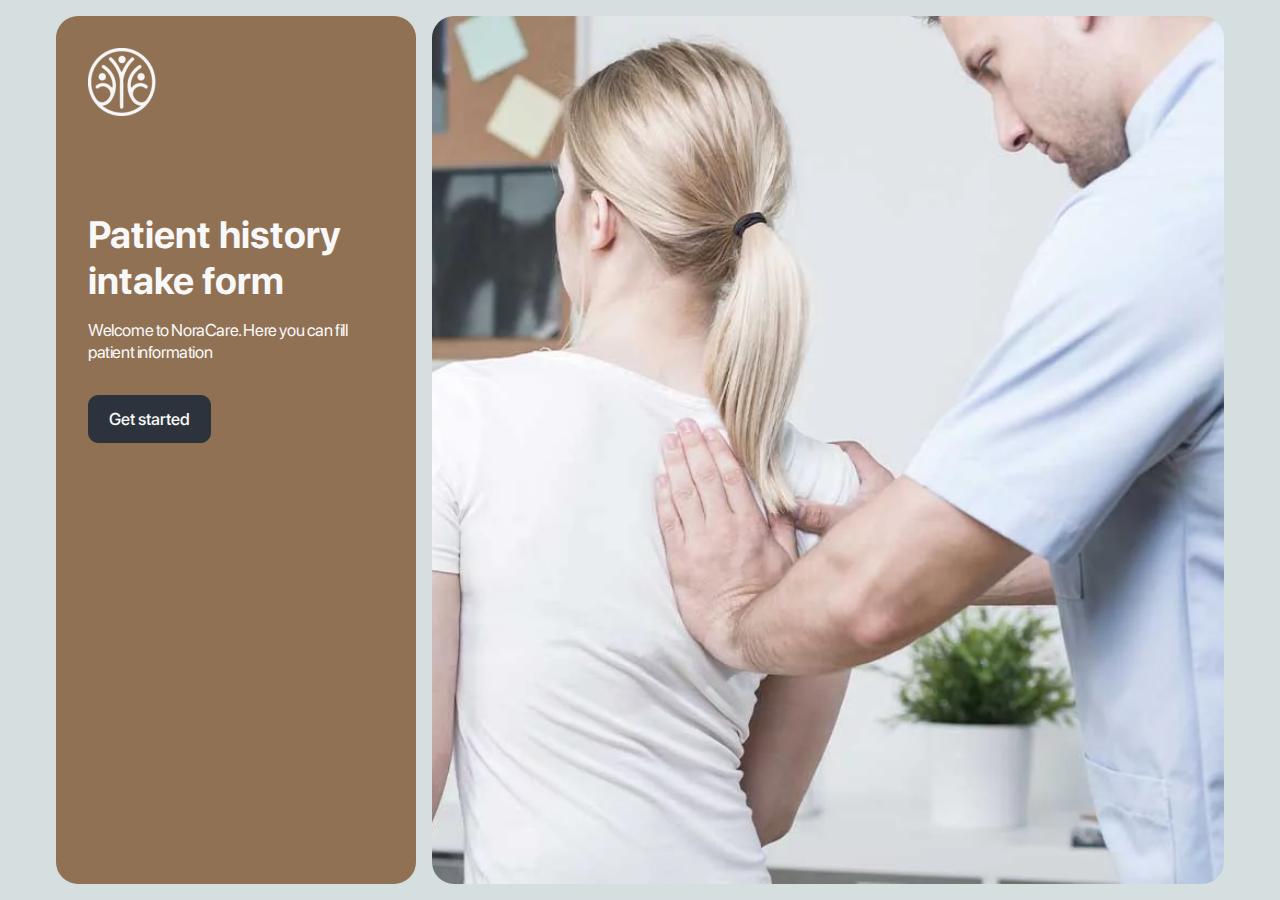
<file: docs/index.html>
<html lang="ru">
  <head>
    <meta charset="UTF-8"/>
    <meta name="viewport" content="width=device-width, initial-scale=1.0"/>
    <meta http-equiv="X-UA-Compatible" content="ie=edge"/>
    <title>Nora Care</title>
    <link href="./css/sf-pro-display.css" rel="stylesheet"/>
    <link href="./css/main.css" rel="stylesheet"/>
  </head>
  <body>
    <script src="https://cdnjs.cloudflare.com/ajax/libs/jquery/3.6.0/jquery.min.js"></script>
    <div class="content"> 
      <div class="content__col">
        <div class="sidebar sidebar_welcome-screen"><img class="sidebar__logo sidebar__logo_sign" src="./img/logo-sign.png"/>
          <div class="sidebar__content">
            <div class="sidebar__intro sidebar_welcome-screen__intro">
              <h1 class="h1">Patient history intake form</h1>
              <p>Welcome to NoraCare. Here you can fill patient information</p>
            </div>
            <div class="sidebar__btns">
              <div class="sidebar__btns-item"><a class="btn btn_primary" href="step-1.html">Get started</a></div>
            </div>
          </div>
        </div>
      </div>
      <div class="content__welcome-screen"></div>
    </div>
    <script src="./js/jquery.inputmask.min.js"></script>
    <script src="./js/app.min.js"></script>
  </body>
</html>
</file>
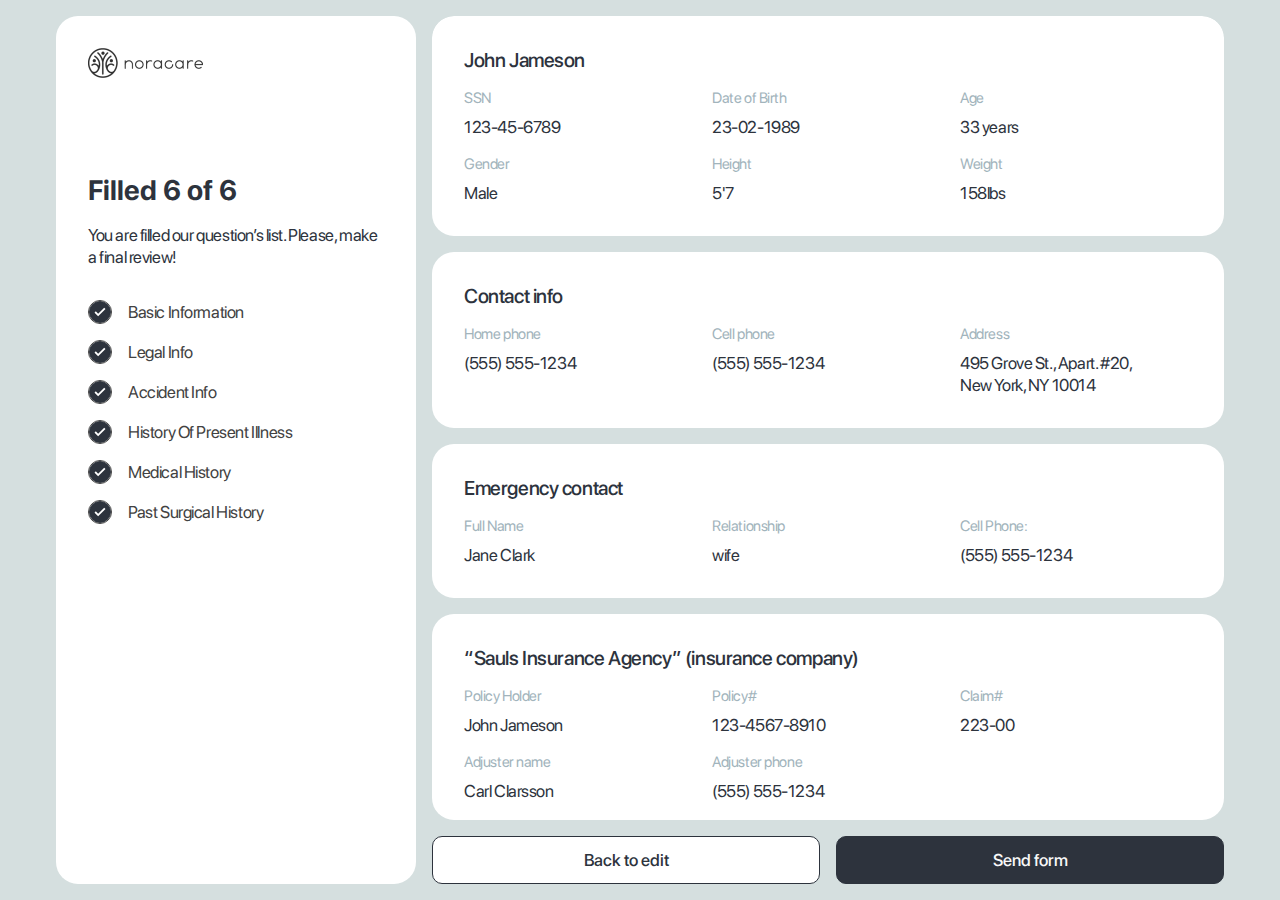
<file: docs/final.html>
<html lang="ru">
  <head>
    <meta charset="UTF-8"/>
    <meta name="viewport" content="width=device-width, initial-scale=1.0"/>
    <meta http-equiv="X-UA-Compatible" content="ie=edge"/>
    <title>Nora Care</title>
    <link href="./css/sf-pro-display.css" rel="stylesheet"/>
    <link href="./css/main.css" rel="stylesheet"/>
  </head>
  <body>
    <script src="https://cdnjs.cloudflare.com/ajax/libs/jquery/3.6.0/jquery.min.js"></script>
    <div class="content"> 
      <div class="content__col content__col_sidebar">
        <div class="sidebar"><img class="sidebar__logo sidebar__logo_full" src="./img/logo-full.png"/>
          <div class="sidebar__content sidebar__content_w-steps">
            <div class="sidebar__intro">
              <h1 class="h2">Filled 6 of 6</h1>
              <p class="sidebar__intro-text">You are filled our question’s list. Please, make a final review!</p>
            </div>
            <div class="steps">
              <div class="steps__item steps__item--filled">
                <div class="steps__item-num steps__item-num--filled">1</div>
                <div class="steps__item-name">Basic information</div>
              </div>
              <div class="steps__item steps__item--filled">
                <div class="steps__item-num steps__item-num--filled">2</div>
                <div class="steps__item-name">Legal Info</div>
              </div>
              <div class="steps__item steps__item--filled">
                <div class="steps__item-num steps__item-num--filled">3</div>
                <div class="steps__item-name">Accident Info</div>
              </div>
              <div class="steps__item steps__item--filled">
                <div class="steps__item-num steps__item-num--filled">4</div>
                <div class="steps__item-name">History of present illness</div>
              </div>
              <div class="steps__item steps__item--filled">
                <div class="steps__item-num steps__item-num--filled">5</div>
                <div class="steps__item-name">Medical history</div>
              </div>
              <div class="steps__item steps__item--filled">
                <div class="steps__item-num steps__item-num--filled">6</div>
                <div class="steps__item-name">Past surgical history</div>
              </div>
            </div>
          </div>
        </div>
      </div>
      <div class="content__col">
        <div class="content__grid content__grid_filled-info-container">
          <div class="content__block">
            <p class="h3">John Jameson</p>
            <div class="content__grid content__grid_filled-info-col">
              <div class="content__data"> 
                <p class="content__subtitle">SSN</p>
                <p>123-45-6789</p>
              </div>
              <div class="content__data"> 
                <p class="content__subtitle">Date of Birth</p>
                <p>23-02-1989</p>
              </div>
              <div class="content__data"> 
                <p class="content__subtitle">Age</p>
                <p>33 years</p>
              </div>
              <div class="content__data">
                <p class="content__subtitle">Gender</p>
                <p>Male</p>
              </div>
              <div class="content__data"> 
                <p class="content__subtitle">Height</p>
                <p>5'7</p>
              </div>
              <div class="content__data"> 
                <p class="content__subtitle">Weight</p>
                <p>158lbs</p>
              </div>
            </div>
          </div>
          <div class="content__block">
            <p class="h3">Contact info</p>
            <div class="content__grid content__grid_filled-info-col">
              <div class="content__data"> 
                <p class="content__subtitle">Home phone</p>
                <p>(555) 555-1234</p>
              </div>
              <div class="content__data"> 
                <p class="content__subtitle">Cell phone</p>
                <p>(555) 555-1234</p>
              </div>
              <div class="content__data"> 
                <p class="content__subtitle">Address</p>
                <p>
                  495 Grove St., Apart. #20, <br/> New York, NY 10014</p>
              </div>
            </div>
          </div>
          <div class="content__block">
            <p class="h3">Emergency contact</p>
            <div class="content__grid content__grid_filled-info-col">
              <div class="content__data"> 
                <p class="content__subtitle">Full Name</p>
                <p>Jane Clark</p>
              </div>
              <div class="content__data"> 
                <p class="content__subtitle">Relationship</p>
                <p>wife</p>
              </div>
              <div class="content__data"> 
                <p class="content__subtitle">Cell Phone:</p>
                <p>(555) 555-1234</p>
              </div>
            </div>
          </div>
          <div class="content__block">
            <p class="h3">“Sauls Insurance Agency” (insurance company)</p>
            <div class="content__grid content__grid_filled-info-col">
              <div class="content__data"> 
                <p class="content__subtitle">Policy Holder</p>
                <p>John Jameson</p>
              </div>
              <div class="content__data"> 
                <p class="content__subtitle">Policy#</p>
                <p>123-4567-8910</p>
              </div>
              <div class="content__data"> 
                <p class="content__subtitle">Claim#</p>
                <p>223-00</p>
              </div>
            </div>
            <div class="content__grid content__grid_filled-info-col">
              <div class="content__data"> 
                <p class="content__subtitle">Adjuster name</p>
                <p>Carl Clarsson</p>
              </div>
              <div class="content__data"> 
                <p class="content__subtitle">Adjuster phone</p>
                <p>(555) 555-1234</p>
              </div>
            </div>
            <div class="content__grid content__grid_filled-info-col">
              <div class="content__data"> 
                <p class="content__subtitle">Attorney name</p>
                <p>Mary Fox</p>
              </div>
              <div class="content__data"> 
                <p class="content__subtitle">Attorney phone</p>
                <p>
                  (555) 555-1234<br/> (555) 555-1200 (fax)</p>
              </div>
              <div class="content__data"> 
                <p class="content__subtitle">Attorney address</p>
                <p>
                  495 Grove St., Apart. #20, <br/> New York, NY 10014</p>
              </div>
            </div>
          </div>
          <div class="content__block"> 
            <p class="h3">Accident Info</p>
            <div class="content__grid content__grid_filled-info-col">
              <div class="content__data"> 
                <p class="content__subtitle">Date of Accident</p>
                <p>06-10-2022</p>
              </div>
              <div class="content__data"> 
                <p class="content__subtitle">Time of Accident</p>
                <p>2 PM</p>
              </div>
              <div class="content__data"> 
                <p class="content__subtitle">Accident Type</p>
                <p>NF</p>
              </div>
            </div>
          </div>
          <div class="content__block">
            <p class="h3">History of present illness</p>
            <p class="text-bold">The patient was a restrained driver that was engaged in a driver’s side impact</p>
            <div class="content__grid content__grid_filled-info-col">
              <div class="content__data"> 
                <p class="content__subtitle">Did you go to the Hospital, ER, Urgent Care, or Private Doctor?</p>
                <p>Yes, Republican Hospital</p>
              </div>
              <div class="content__data">
                <p class="content__subtitle">Are you doing Physical Therapy or Chiropractic Treatment?</p>
                <p>No</p>
              </div>
              <div class="content__data"> 
                <p class="content__subtitle">Have you had X-rays or MRIs done prior to today’s visit?</p>
                <p>Yes</p>
              </div>
            </div>
          </div>
          <div class="content__block">
            <p class="h3">Medical and Past Surgical History</p>
            <div class="content__grid content__grid_filled-info-col">
              <div class="content__data"> 
                <p class="content__subtitle">Medical conditions </p>
                <ul> 
                  <li>diabetes</li>
                  <li>S/P Lupus ESI</li>
                </ul>
              </div>
              <div class="content__data"> 
                <p class="content__subtitle">Taking medications </p>
                <ul> 
                  <li>xarelto</li>
                  <li>diavers</li>
                </ul>
              </div>
              <div class="content__data"> 
                <p class="content__subtitle">Prior surgeries </p>
                <ul> 
                  <li>Left shoulder arthroscopy dated 11-07-2021</li>
                </ul>
              </div>
            </div>
          </div>
          <div class="content__block">
            <p class="h3">Patient's signature</p>
            <div class="content__grid content__grid_1-col">
              <div class="content__data"> 
                <p class="content__subtitle">If all correct, please add your signature here:</p>
                <div class="form"> 
                  <textarea class="textarea textarea--full" rows="6"></textarea>
                </div>
              </div>
            </div>
          </div>
        </div>
        <div class="content__step-btns"><a class="btn btn_secondary" href="step-1.html">Back to edit<a class="btn btn_primary" href="#">Send form</a></a></div>
      </div>
    </div>
    <script src="./js/jquery.inputmask.min.js"></script>
    <script src="./js/app.min.js"></script>
  </body>
</html>
</file>
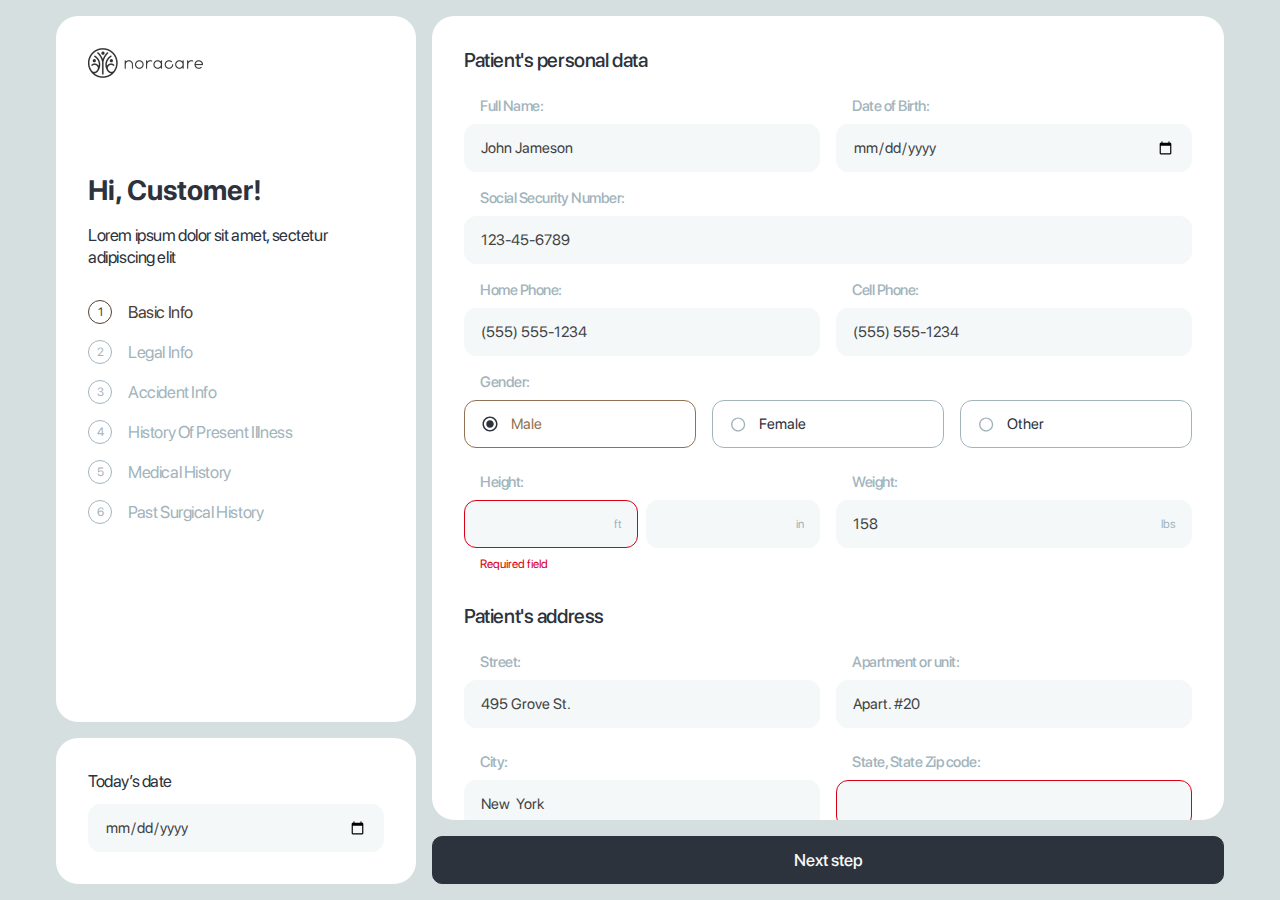
<file: docs/step-1-has-error.html>
<html lang="ru">
  <head>
    <meta charset="UTF-8"/>
    <meta name="viewport" content="width=device-width, initial-scale=1.0"/>
    <meta http-equiv="X-UA-Compatible" content="ie=edge"/>
    <title>Nora Care</title>
    <link href="./css/sf-pro-display.css" rel="stylesheet"/>
    <link href="./css/main.css" rel="stylesheet"/>
  </head>
  <body>
    <script src="https://cdnjs.cloudflare.com/ajax/libs/jquery/3.6.0/jquery.min.js"></script>
    <div class="content"> 
      <div class="content__col content__col_sidebar-has-blocks">
        <div class="sidebar"><img class="sidebar__logo sidebar__logo_full" src="./img/logo-full.png"/>
          <div class="sidebar__content sidebar__content_w-steps">
            <div class="sidebar__intro">
              <h1 class="h2">Hi, Customer!</h1>
              <p>Lorem ipsum dolor sit amet,  sectetur adipiscing elit</p>
            </div>
            <div class="steps">
              <div class="steps__item steps__item--active">
                <div class="steps__item-num steps__item-num--active">1</div>
                <div class="steps__item-name">Basic Info</div>
              </div>
              <div class="steps__item">
                <div class="steps__item-num">2</div>
                <div class="steps__item-name">Legal Info</div>
              </div>
              <div class="steps__item">
                <div class="steps__item-num">3</div>
                <div class="steps__item-name">Accident Info</div>
              </div>
              <div class="steps__item">
                <div class="steps__item-num">4</div>
                <div class="steps__item-name">History of present illness</div>
              </div>
              <div class="steps__item">
                <div class="steps__item-num">5</div>
                <div class="steps__item-name">Medical history</div>
              </div>
              <div class="steps__item">
                <div class="steps__item-num">6</div>
                <div class="steps__item-name">Past surgical history</div>
              </div>
            </div>
          </div>
        </div>
        <div class="sidebar">
          <p>Today’s date</p>
          <input class="input input--full input_date" type="date" placeholder="06-10-2022"/>
        </div>
      </div>
      <div class="content__col">
        <div class="content__block content__block--full">
          <div class="form"> 
            <p class="h3 form__title">Patient's personal data</p>
            <div class="form__row form__row_2-col">
              <div class="form__group">
                <label class="label" for="name">Full Name:</label>
                <input class="input input--full" type="text" value="John Jameson"/>
              </div>
              <div class="form__group">
                <label class="label" for="date">Date of Birth:</label>
                <input class="input input--full input_date" type="date" placeholder="06-10-2022" value="23-02-1989"/>
              </div>
            </div>
            <div class="form__row form__row_1-col">
              <div class="form__group">
                <label class="label" for="ssn">Social Security Number:</label>
                <input class="input input--full" type="text" value="123-45-6789"/>
              </div>
            </div>
            <div class="form__row form__row_2-col">
              <div class="form__group">
                <label class="label" for="home_phone">Home Phone:</label>
                <input class="input input--full" type="text" value="(555) 555-1234"/>
              </div>
              <div class="form__group">
                <label class="label" for="cell_phone">Cell Phone:</label>
                <input class="input input--full" type="text" value="(555) 555-1234"/>
              </div>
            </div>
            <div class="form__row form__row_1-col">
              <div class="form__group">
                <div class="label">Gender:</div>
                <div class="form__row form__row_3-col">
                  <div class="form__group">
                    <label class="radio radio--full" for="male">
                      <input class="radio__input" type="radio" name="gender" id="male" checked="checked"/><span class="radio__label"> <span class="radio__label-inside">Male</span></span>
                    </label>
                  </div>
                  <div class="form__group">
                    <label class="radio radio--full" for="female">
                      <input class="radio__input" type="radio" name="gender" id="female"/><span class="radio__label"> <span class="radio__label-inside">Female</span></span>
                    </label>
                  </div>
                  <div class="form__group">
                    <label class="radio radio--full" for="other">
                      <input class="radio__input" type="radio" name="gender" id="other"/><span class="radio__label"> <span class="radio__label-inside">Other</span></span>
                    </label>
                  </div>
                </div>
              </div>
            </div>
            <div class="form__row form__row_2-col">
              <div class="form__group">
                <label class="label" for="height">Height:</label>
                <div class="form__input-group">
                  <div class="form__group">
                    <div class="form__input-parent">
                      <input class="input input--full input--error" type="text" data-mask="height"/><span class="form__input-size">ft</span>
                    </div>
                    <div class="form__notification form__notification_error">Required field</div>
                  </div>
                  <div class="form__group">
                    <div class="form__input-parent">
                      <input class="input input--full" type="text" data-mask="height"/><span class="form__input-size">in</span>
                    </div>
                  </div>
                </div>
              </div>
              <div class="form__group">
                <label class="label" for="weight">Weight:</label>
                <div class="form__input-parent">
                  <input class="input input--full form__input-child" type="text" data-mask="number" value="158"/><span class="form__input-size">lbs</span>
                </div>
              </div>
            </div>
            <p class="h3 form__title">Patient's address</p>
            <div class="form__row form__row_2-col">
              <div class="form__group">
                <label class="label" for="street">Street:</label>
                <input class="input input--full" type="text" value="495 Grove St."/>
              </div>
              <div class="form__group">
                <label class="label" for="unit">Apartment or unit:</label>
                <input class="input input--full" type="text" value="Apart. #20"/>
              </div>
              <div class="form__group">
                <label class="label" for="city">City:</label>
                <input class="input input--full" type="text" value="New  York"/>
              </div>
              <div class="form__group">
                <label class="label" for="zip">State, State Zip code:</label>
                <input class="input input--full input--error" type="text"/>
                <div class="form__notification form__notification_error">Required field</div>
              </div>
            </div>
            <p class="h3 form__title">Emergency contact</p>
            <div class="form__row form__row_1-col">
              <div class="form__group">
                <label class="label" for="name_contact">Full Name:</label>
                <input class="input input--full" type="text" value="Jane Clark"/>
              </div>
            </div>
            <div class="form__row form__row_2-col">
              <div class="form__group">
                <label class="label" for="relationship">Relationship:</label>
                <input class="input input--full" type="text" value="wife"/>
              </div>
              <div class="form__group">
                <label class="label" for="cell_phone_contact">Cell phone:</label>
                <input class="input input--full" type="text" value="(555) 555-1234"/>
              </div>
            </div>
          </div>
        </div>
        <div class="content__step-btns content__step-btns_single"><a class="btn btn_primary" href="step-2.html">Next step</a></div>
      </div>
    </div>
    <script src="./js/jquery.inputmask.min.js"></script>
    <script src="./js/app.min.js"></script>
  </body>
</html>
</file>
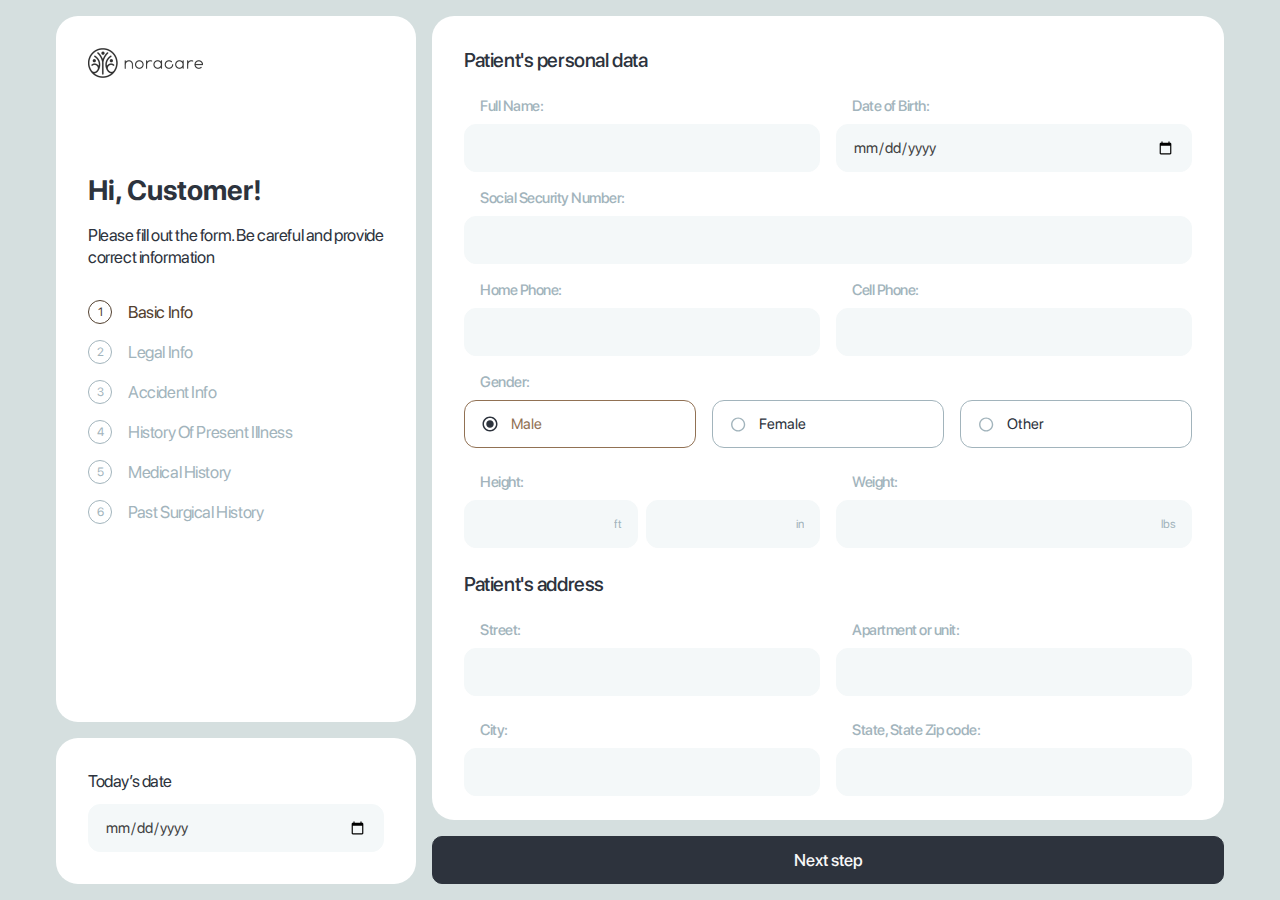
<file: docs/step-1.html>
<html lang="ru">
  <head>
    <meta charset="UTF-8"/>
    <meta name="viewport" content="width=device-width, initial-scale=1.0"/>
    <meta http-equiv="X-UA-Compatible" content="ie=edge"/>
    <title>Nora Care</title>
    <link href="./css/sf-pro-display.css" rel="stylesheet"/>
    <link href="./css/main.css" rel="stylesheet"/>
  </head>
  <body>
    <script src="https://cdnjs.cloudflare.com/ajax/libs/jquery/3.6.0/jquery.min.js"></script>
    <div class="content"> 
      <div class="content__col content__col_sidebar-has-blocks">
        <div class="sidebar"><img class="sidebar__logo sidebar__logo_full" src="./img/logo-full.png"/>
          <div class="sidebar__content sidebar__content_w-steps">
            <div class="sidebar__intro">
              <h1 class="h2">Hi, Customer!</h1>
              <p class="sidebar__intro-text">Please fill out the form. Be careful and provide correct information</p>
            </div>
            <div class="steps">
              <div class="steps__item steps__item--active">
                <div class="steps__item-num steps__item-num--active">1</div>
                <div class="steps__item-name">Basic info</div>
              </div>
              <div class="steps__item">
                <div class="steps__item-num">2</div>
                <div class="steps__item-name">Legal info</div>
              </div>
              <div class="steps__item">
                <div class="steps__item-num">3</div>
                <div class="steps__item-name">Accident info</div>
              </div>
              <div class="steps__item">
                <div class="steps__item-num">4</div>
                <div class="steps__item-name">History of present illness</div>
              </div>
              <div class="steps__item">
                <div class="steps__item-num">5</div>
                <div class="steps__item-name">Medical history</div>
              </div>
              <div class="steps__item">
                <div class="steps__item-num">6</div>
                <div class="steps__item-name">Past surgical history</div>
              </div>
            </div>
          </div>
        </div>
        <div class="sidebar">
          <p>Today’s date</p>
          <input class="input input--full input_date" type="date" placeholder="06-10-2022"/>
        </div>
      </div>
      <div class="content__col">
        <div class="content__block content__block--full">
          <div class="form"> 
            <p class="h3 form__title">Patient's personal data</p>
            <div class="form__row form__row_2-col">
              <div class="form__group">
                <label class="label" for="name">Full Name:</label>
                <input class="input input--full" type="text"/>
              </div>
              <div class="form__group">
                <label class="label" for="date">Date of Birth:</label>
                <input class="input input--full input_date" type="date" placeholder="06-10-2022"/>
              </div>
            </div>
            <div class="form__row form__row_1-col">
              <div class="form__group">
                <label class="label" for="ssn">Social Security Number:</label>
                <input class="input input--full" type="text"/>
              </div>
            </div>
            <div class="form__row form__row_2-col">
              <div class="form__group">
                <label class="label" for="home_phone">Home Phone:</label>
                <input class="input input--full" type="text"/>
              </div>
              <div class="form__group">
                <label class="label" for="cell_phone">Cell Phone:</label>
                <input class="input input--full" type="text"/>
              </div>
            </div>
            <div class="form__row form__row_1-col">
              <div class="form__group">
                <div class="label">Gender:</div>
                <div class="form__row form__row_3-col">
                  <div class="form__group">
                    <label class="radio radio--full" for="male">
                      <input class="radio__input" type="radio" name="gender" id="male" checked="checked"/><span class="radio__label"> <span class="radio__label-inside">Male</span></span>
                    </label>
                  </div>
                  <div class="form__group">
                    <label class="radio radio--full" for="female">
                      <input class="radio__input" type="radio" name="gender" id="female"/><span class="radio__label"> <span class="radio__label-inside">Female</span></span>
                    </label>
                  </div>
                  <div class="form__group">
                    <label class="radio radio--full" for="other">
                      <input class="radio__input" type="radio" name="gender" id="other"/><span class="radio__label"> <span class="radio__label-inside">Other</span></span>
                    </label>
                  </div>
                </div>
              </div>
            </div>
            <div class="form__row form__row_2-col">
              <div class="form__group">
                <label class="label" for="height">Height:</label>
                <div class="form__input-group">
                  <div class="form__group">
                    <div class="form__input-parent">
                      <input class="input input--full" type="text" data-mask="height"/><span class="form__input-size">ft</span>
                    </div>
                  </div>
                  <div class="form__group">
                    <div class="form__input-parent">
                      <input class="input input--full" type="text" data-mask="height"/><span class="form__input-size">in</span>
                    </div>
                  </div>
                </div>
              </div>
              <div class="form__group">
                <label class="label" for="weight">Weight:</label>
                <div class="form__input-parent">
                  <input class="input input--full form__input-child" type="text" data-mask="number"/><span class="form__input-size">lbs</span>
                </div>
              </div>
            </div>
            <p class="h3 form__title">Patient's address</p>
            <div class="form__row form__row_2-col">
              <div class="form__group">
                <label class="label" for="street">Street:</label>
                <input class="input input--full" type="text"/>
              </div>
              <div class="form__group">
                <label class="label" for="unit">Apartment or unit:</label>
                <input class="input input--full" type="text"/>
              </div>
              <div class="form__group">
                <label class="label" for="city">City:</label>
                <input class="input input--full" type="text"/>
              </div>
              <div class="form__group">
                <label class="label" for="zip">State, State Zip code:</label>
                <input class="input input--full" type="text"/>
              </div>
            </div>
            <p class="h3 form__title">Emergency contact</p>
            <div class="form__row form__row_1-col">
              <div class="form__group">
                <label class="label" for="name_contact">Full Name:</label>
                <input class="input input--full" type="text"/>
              </div>
            </div>
            <div class="form__row form__row_2-col">
              <div class="form__group">
                <label class="label" for="relationship">Relationship:</label>
                <input class="input input--full" type="text"/>
              </div>
              <div class="form__group">
                <label class="label" for="cell_phone_contact">Cell phone:</label>
                <input class="input input--full" type="text"/>
              </div>
            </div>
          </div>
        </div>
        <div class="content__step-btns content__step-btns_single"><a class="btn btn_primary" href="step-1-has-error.html">Next step</a></div>
      </div>
    </div>
    <script src="./js/jquery.inputmask.min.js"></script>
    <script src="./js/app.min.js"></script>
  </body>
</html>
</file>
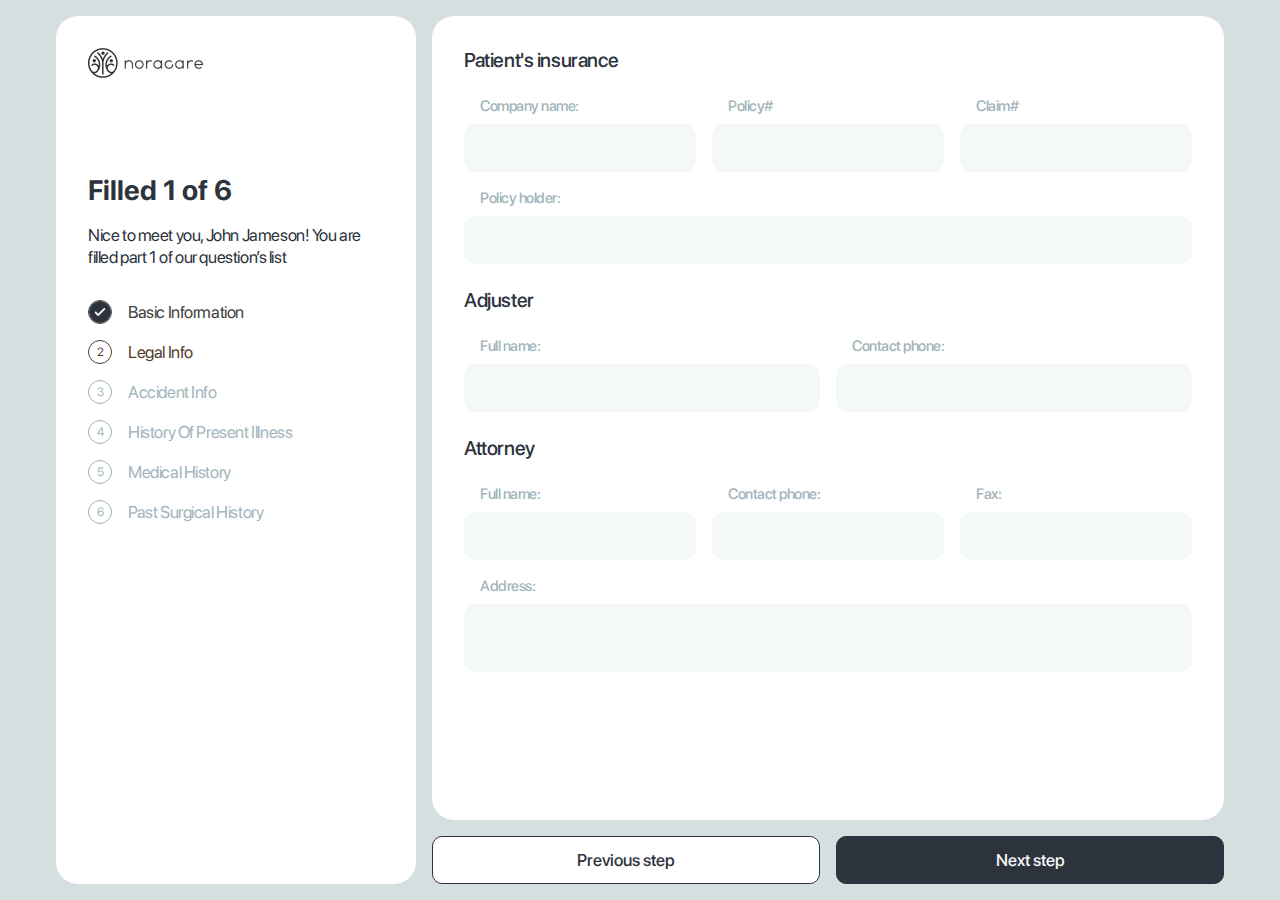
<file: docs/step-2.html>
<html lang="ru">
  <head>
    <meta charset="UTF-8"/>
    <meta name="viewport" content="width=device-width, initial-scale=1.0"/>
    <meta http-equiv="X-UA-Compatible" content="ie=edge"/>
    <title>Nora Care</title>
    <link href="./css/sf-pro-display.css" rel="stylesheet"/>
    <link href="./css/main.css" rel="stylesheet"/>
  </head>
  <body>
    <script src="https://cdnjs.cloudflare.com/ajax/libs/jquery/3.6.0/jquery.min.js"></script>
    <div class="content"> 
      <div class="content__col">
        <div class="sidebar"><img class="sidebar__logo sidebar__logo_full" src="./img/logo-full.png"/>
          <div class="sidebar__content sidebar__content_w-steps">
            <div class="sidebar__intro">
              <h1 class="h2">Filled 1 of 6</h1>
              <p class="sidebar__intro-text">Nice to meet you, John Jameson! You are filled part 1 of our question’s list</p>
            </div>
            <div class="steps">
              <div class="steps__item steps__item--filled">
                <div class="steps__item-num steps__item-num--filled">1</div>
                <div class="steps__item-name">Basic information</div>
              </div>
              <div class="steps__item steps__item--active">
                <div class="steps__item-num steps__item-num--active">2</div>
                <div class="steps__item-name">Legal Info</div>
              </div>
              <div class="steps__item">
                <div class="steps__item-num">3</div>
                <div class="steps__item-name">Accident Info</div>
              </div>
              <div class="steps__item">
                <div class="steps__item-num">4</div>
                <div class="steps__item-name">History of present illness</div>
              </div>
              <div class="steps__item">
                <div class="steps__item-num">5</div>
                <div class="steps__item-name">Medical history</div>
              </div>
              <div class="steps__item">
                <div class="steps__item-num">6</div>
                <div class="steps__item-name">Past surgical history</div>
              </div>
            </div>
          </div>
        </div>
      </div>
      <div class="content__col">
        <div class="content__block content__block--full">
          <div class="form"> 
            <p class="h3 form__title">Patient's insurance</p>
            <div class="form__row form__row_3-col"> 
              <div class="form__group">
                <label class="label" for="name_insurane">Company name:</label>
                <input class="input input--full" type="text"/>
              </div>
              <div class="form__group">
                <label class="label" for="policy_insurane">Policy#</label>
                <input class="input input--full" type="text"/>
              </div>
              <div class="form__group">
                <label class="label" for="claim_insurane">Claim#</label>
                <input class="input input--full" type="text"/>
              </div>
            </div>
            <div class="form__row form__row_1-col"> 
              <div class="form__group">
                <label class="label" for="holder_insurane">Policy holder:</label>
                <input class="input input--full" type="text"/>
              </div>
            </div>
            <p class="h3 form__title">Adjuster</p>
            <div class="form__row form__row_2-col"> 
              <div class="form__group">
                <label class="label" for="name_adjuster">Full name:</label>
                <input class="input input--full" type="text"/>
              </div>
              <div class="form__group">
                <label class="label" for="phone_adjuster">Contact phone:</label>
                <input class="input input--full" type="text"/>
              </div>
            </div>
            <p class="h3 form__title">Attorney</p>
            <div class="form__row form__row_3-col"> 
              <div class="form__group">
                <label class="label" for="name_attorney">Full name:</label>
                <input class="input input--full" type="text"/>
              </div>
              <div class="form__group">
                <label class="label" for="phone_attorney">Contact phone:</label>
                <input class="input input--full" type="text"/>
              </div>
              <div class="form__group">
                <label class="label" for="fax_attorney">Fax:</label>
                <input class="input input--full" type="text"/>
              </div>
            </div>
            <div class="form__row form__row_1-col"> 
              <div class="form__group">
                <label class="label" for="address_attorney">Address:</label>
                <textarea class="textarea textarea--full" rows="2"></textarea>
              </div>
            </div>
          </div>
        </div>
        <div class="content__step-btns"><a class="btn btn_secondary" href="step-1.html">Previous step<a class="btn btn_primary" href="step-3.html">Next step</a></a></div>
      </div>
    </div>
    <script src="./js/jquery.inputmask.min.js"></script>
    <script src="./js/app.min.js"></script>
  </body>
</html>
</file>
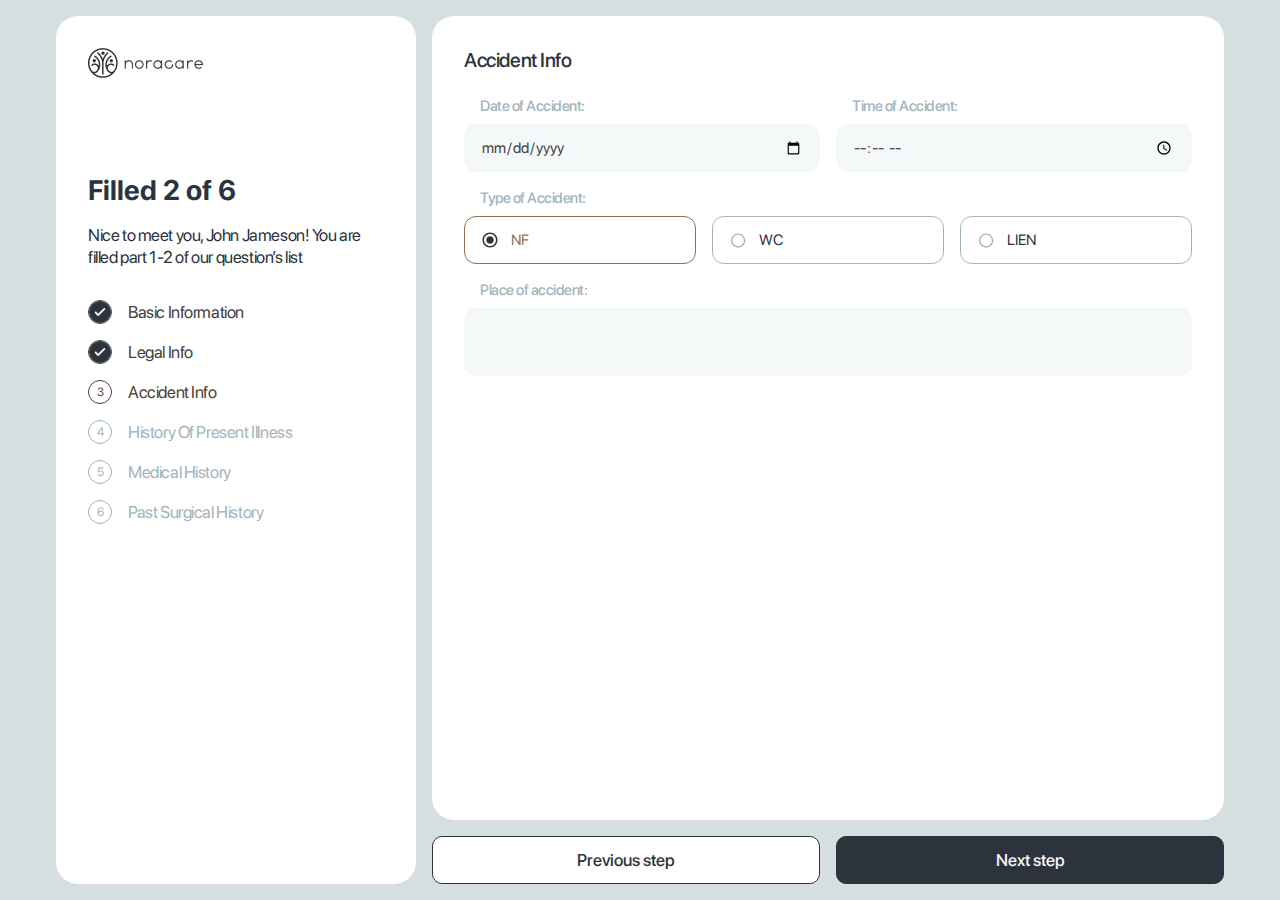
<file: docs/step-3.html>
<html lang="ru">
  <head>
    <meta charset="UTF-8"/>
    <meta name="viewport" content="width=device-width, initial-scale=1.0"/>
    <meta http-equiv="X-UA-Compatible" content="ie=edge"/>
    <title>Nora Care</title>
    <link href="./css/sf-pro-display.css" rel="stylesheet"/>
    <link href="./css/main.css" rel="stylesheet"/>
  </head>
  <body>
    <script src="https://cdnjs.cloudflare.com/ajax/libs/jquery/3.6.0/jquery.min.js"></script>
    <div class="content"> 
      <div class="content__col">
        <div class="sidebar"><img class="sidebar__logo sidebar__logo_full" src="./img/logo-full.png"/>
          <div class="sidebar__content sidebar__content_w-steps">
            <div class="sidebar__intro">
              <h1 class="h2">Filled 2 of 6</h1>
              <p class="sidebar__intro-text">Nice to meet you, John Jameson! You are filled part 1-2 of our question’s list</p>
            </div>
            <div class="steps">
              <div class="steps__item steps__item--filled">
                <div class="steps__item-num steps__item-num--filled">1</div>
                <div class="steps__item-name">Basic information</div>
              </div>
              <div class="steps__item steps__item--filled">
                <div class="steps__item-num steps__item-num--filled">2</div>
                <div class="steps__item-name">Legal Info</div>
              </div>
              <div class="steps__item steps__item--active">
                <div class="steps__item-num steps__item-num--active">3</div>
                <div class="steps__item-name">Accident Info</div>
              </div>
              <div class="steps__item">
                <div class="steps__item-num">4</div>
                <div class="steps__item-name">History of present illness</div>
              </div>
              <div class="steps__item">
                <div class="steps__item-num">5</div>
                <div class="steps__item-name">Medical history</div>
              </div>
              <div class="steps__item">
                <div class="steps__item-num">6</div>
                <div class="steps__item-name">Past surgical history</div>
              </div>
            </div>
          </div>
        </div>
      </div>
      <div class="content__col">
        <div class="content__block content__block--full">
          <div class="form"> 
            <p class="h3 form__title">Accident Info</p>
            <div class="form__row form__row_2-col">
              <div class="form__group">
                <label class="label" for="date">Date of Accident:</label>
                <input class="input input--full input_date" type="date" placeholder="06-10-2022"/>
              </div>
              <div class="form__group">
                <label class="label" for="time">Time of Accident:</label>
                <input class="input input--full input_date" type="time" placeholder=""/>
              </div>
            </div>
            <div class="form__row form__row_1-col">
              <div class="form__group">
                <label class="label" for="gender">Type of Accident:</label>
                <div class="form__row form__row_3-col form__row_inside">
                  <div class="form__group">
                    <label class="radio radio--full" for="nf">
                      <input class="radio__input" type="radio" name="accident" id="nf" checked="checked"/><span class="radio__label"> <span class="radio__label-inside">NF</span></span>
                    </label>
                  </div>
                  <div class="form__group">
                    <label class="radio radio--full" for="wc">
                      <input class="radio__input" type="radio" name="accident" id="wc"/><span class="radio__label"> <span class="radio__label-inside">WC</span></span>
                    </label>
                  </div>
                  <div class="form__group">
                    <label class="radio radio--full" for="lien">
                      <input class="radio__input" type="radio" name="accident" id="lien"/><span class="radio__label"> <span class="radio__label-inside">LIEN</span></span>
                    </label>
                  </div>
                </div>
              </div>
            </div>
            <div class="form__row form__row_1-col">
              <div class="form__group">
                <label class="label" for="address_accident">Place of accident:</label>
                <textarea class="textarea textarea--full" rows="2"></textarea>
              </div>
            </div>
          </div>
        </div>
        <div class="content__step-btns"><a class="btn btn_secondary" href="step-2.html">Previous step<a class="btn btn_primary" href="step-4.html">Next step</a></a></div>
      </div>
    </div>
    <script src="./js/jquery.inputmask.min.js"></script>
    <script src="./js/app.min.js"></script>
  </body>
</html>
</file>
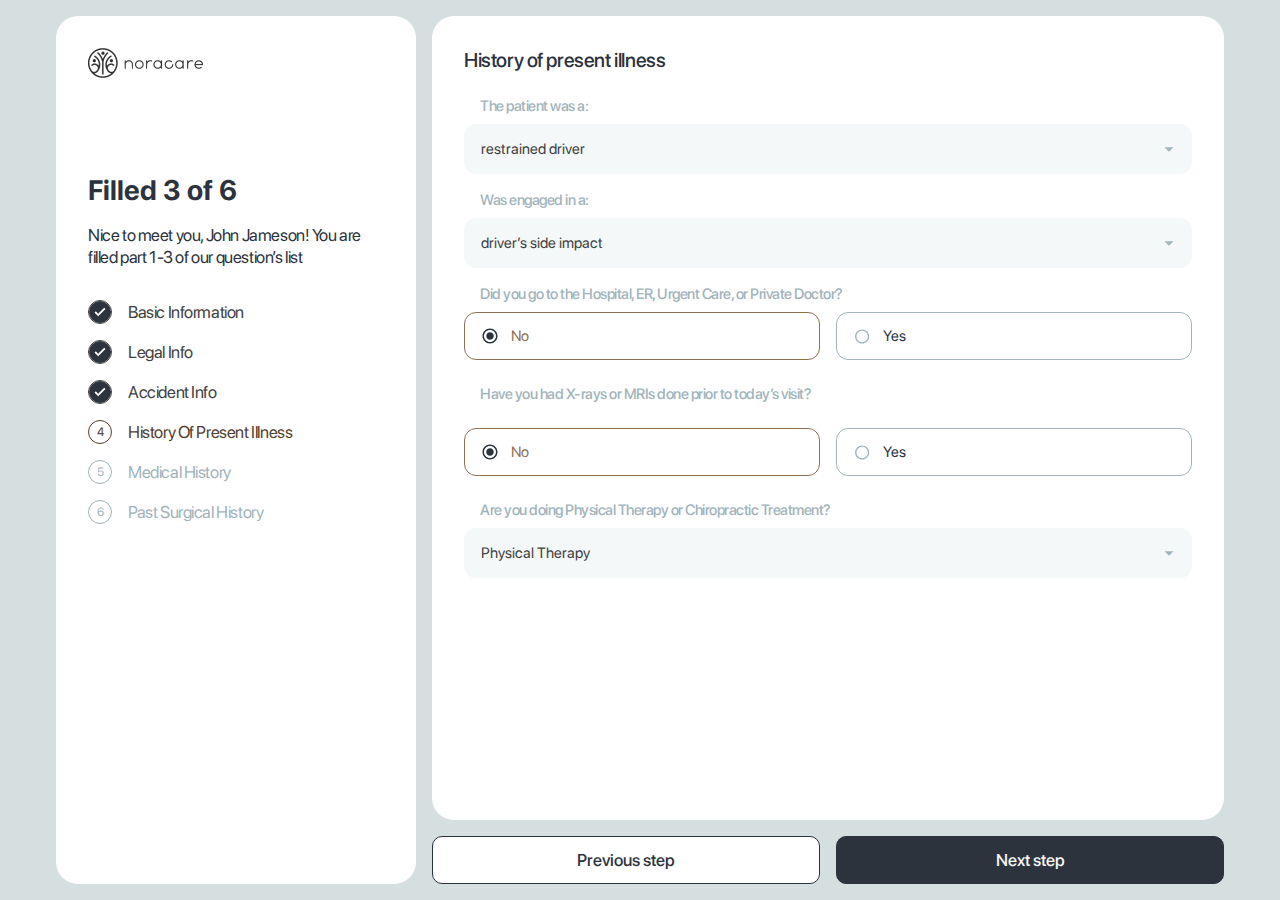
<file: docs/step-4.html>
<html lang="ru">
  <head>
    <meta charset="UTF-8"/>
    <meta name="viewport" content="width=device-width, initial-scale=1.0"/>
    <meta http-equiv="X-UA-Compatible" content="ie=edge"/>
    <title>Nora Care</title>
    <link href="./css/sf-pro-display.css" rel="stylesheet"/>
    <link href="./css/main.css" rel="stylesheet"/>
  </head>
  <body>
    <script src="https://cdnjs.cloudflare.com/ajax/libs/jquery/3.6.0/jquery.min.js"></script>
    <div class="content"> 
      <div class="content__col content__col_sidebar">
        <div class="sidebar"><img class="sidebar__logo sidebar__logo_full" src="./img/logo-full.png"/>
          <div class="sidebar__content sidebar__content_w-steps">
            <div class="sidebar__intro">
              <h1 class="h2">Filled 3 of 6</h1>
              <p class="sidebar__intro-text">Nice to meet you, John Jameson! You are filled part 1-3 of our question’s list</p>
            </div>
            <div class="steps">
              <div class="steps__item steps__item--filled">
                <div class="steps__item-num steps__item-num--filled">1</div>
                <div class="steps__item-name">Basic information</div>
              </div>
              <div class="steps__item steps__item--filled">
                <div class="steps__item-num steps__item-num--filled">2</div>
                <div class="steps__item-name">Legal Info</div>
              </div>
              <div class="steps__item steps__item--filled">
                <div class="steps__item-num steps__item-num--filled">3</div>
                <div class="steps__item-name">Accident Info</div>
              </div>
              <div class="steps__item steps__item--active">
                <div class="steps__item-num steps__item-num--active">4</div>
                <div class="steps__item-name">History of present illness</div>
              </div>
              <div class="steps__item">
                <div class="steps__item-num">5</div>
                <div class="steps__item-name">Medical history</div>
              </div>
              <div class="steps__item">
                <div class="steps__item-num">6</div>
                <div class="steps__item-name">Past surgical history</div>
              </div>
            </div>
          </div>
        </div>
      </div>
      <div class="content__col">
        <div class="content__block content__block--full">
          <div class="form"> 
            <p class="h3 form__title">History of present illness</p>
            <div class="form__row form__row_full-width">
              <div class="form__group">
                <label class="label" for="name">The patient was a:</label>
                <select class="select select--full">
                  <option value="1">restrained driver</option>
                  <option value="2">unrestrained driver</option>
                  <option value="3">front-seat passenger</option>
                  <option value="4">back-seat passenger</option>
                  <option value="5">bicyclist</option>
                  <option value="6">motocyclist</option>
                </select>
              </div>
            </div>
            <div class="form__row form__row_full-width">
              <div class="form__group">
                <label class="label" for="name">Was engaged in a:</label>
                <select class="select select--full">
                  <option value="1">driver’s side impact</option>
                  <option value="2">front-end impact</option>
                  <option value="3">rear-end impact</option>
                  <option value="4">passenger's side impact</option>
                  <option value="5">T-bone collision</option>
                  <option value="6">side-swipe collision</option>
                  <option value="7">head-on collision</option>
                </select>
              </div>
            </div>
            <div class="form__row form__row_full-width">
              <div class="form__group">
                <div class="label">Did you go to the Hospital, ER, Urgent Care, or Private Doctor?</div>
                <div class="form__row form__row_2-col">
                  <div class="form__group">
                    <label class="radio radio--full" for="noH">
                      <input class="radio__input" type="radio" name="hospital" id="noH" value="no" checked="checked" data-hidden="#inputHospital"/><span class="radio__label"> <span class="radio__label-inside">No</span></span>
                    </label>
                  </div>
                  <div class="form__group">
                    <label class="radio radio--full" for="yesH">
                      <input class="radio__input" type="radio" name="hospital" id="yesH" value="yes" data-hidden="#inputHospital"/><span class="radio__label"> <span class="radio__label-inside">Yes</span></span>
                    </label>
                  </div>
                </div>
                <div class="form__row form__row_1-col" id="inputHospital" style="display:none;">
                  <div class="form__group"> 
                    <input class="input input--full" type="text" placeholder="Which hospital or facility?"/>
                  </div>
                </div>
              </div>
            </div>
            <div class="form__row form__row_1-col">
              <div class="label">Have you had X-rays or MRIs done prior to today’s visit?</div>
              <div class="form__row form__row_2-col">
                <div class="form__group">
                  <label class="radio radio--full" for="noX">
                    <input class="radio__input" type="radio" name="xray" id="noX" checked="checked"/><span class="radio__label"> <span class="radio__label-inside">No</span></span>
                  </label>
                </div>
                <div class="form__group">
                  <label class="radio radio--full" for="yesX">
                    <input class="radio__input" type="radio" name="xray" id="yesX"/><span class="radio__label"> <span class="radio__label-inside">Yes</span></span>
                  </label>
                </div>
              </div>
            </div>
            <div class="form__row form__row_full-width">
              <div class="form__group">
                <label class="label" for="name">Are you doing Physical Therapy or Chiropractic Treatment?</label>
                <select class="select select--full">
                  <option value="1">Physical Therapy</option>
                  <option value="2">Chiropractic Treatment</option>
                  <option value="3">Both</option>
                </select>
              </div>
            </div>
          </div>
        </div>
        <div class="content__step-btns"><a class="btn btn_secondary" href="step-3.html">Previous step<a class="btn btn_primary" href="step-5.html">Next step</a></a></div>
      </div>
    </div>
    <script src="./js/jquery.inputmask.min.js"></script>
    <script src="./js/app.min.js"></script>
  </body>
</html>
</file>
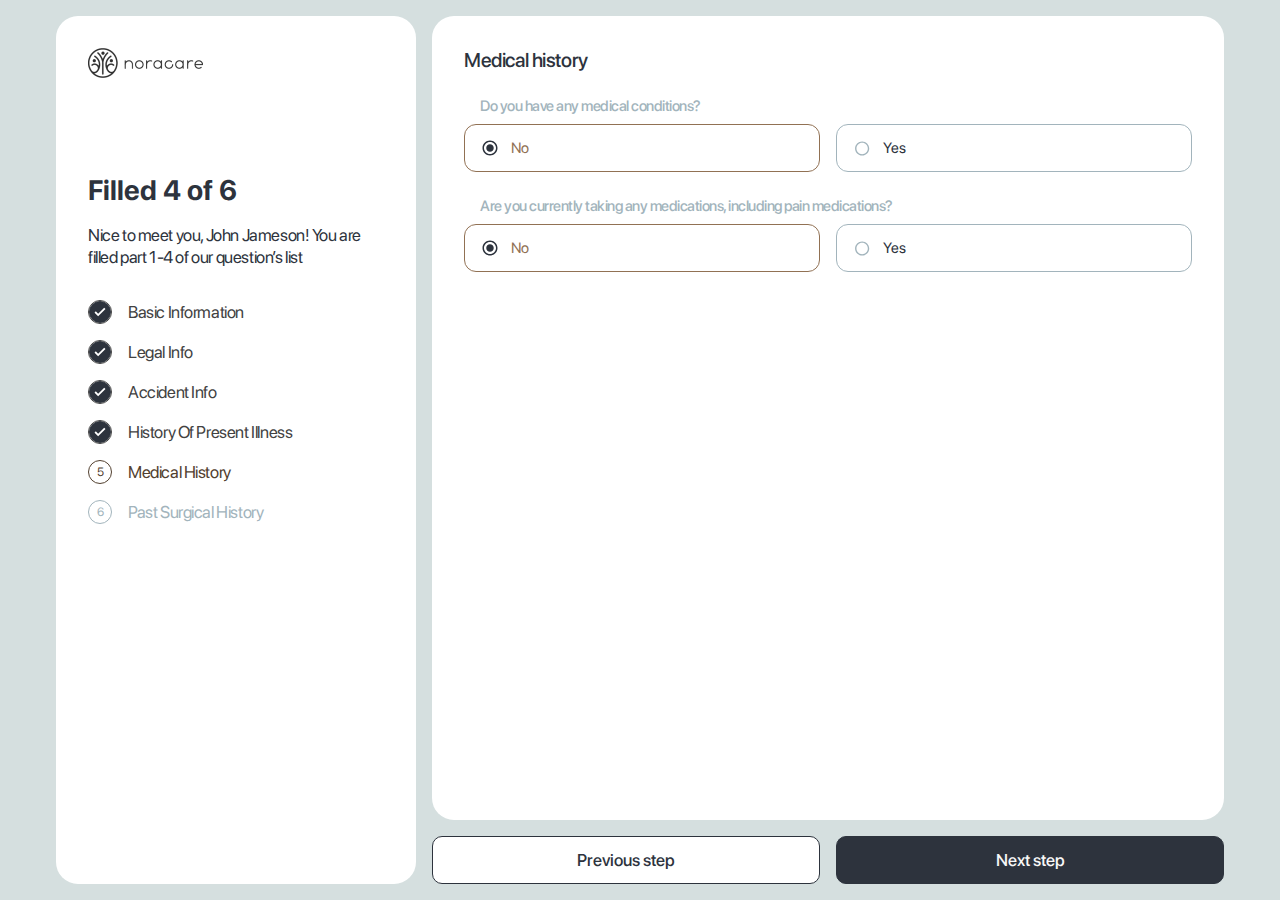
<file: docs/step-5.html>
<html lang="ru">
  <head>
    <meta charset="UTF-8"/>
    <meta name="viewport" content="width=device-width, initial-scale=1.0"/>
    <meta http-equiv="X-UA-Compatible" content="ie=edge"/>
    <title>Nora Care</title>
    <link href="./css/sf-pro-display.css" rel="stylesheet"/>
    <link href="./css/main.css" rel="stylesheet"/>
  </head>
  <body>
    <script src="https://cdnjs.cloudflare.com/ajax/libs/jquery/3.6.0/jquery.min.js"></script>
    <div class="content"> 
      <div class="content__col content__col_sidebar">
        <div class="sidebar"><img class="sidebar__logo sidebar__logo_full" src="./img/logo-full.png"/>
          <div class="sidebar__content sidebar__content_w-steps">
            <div class="sidebar__intro">
              <h1 class="h2">Filled 4 of 6</h1>
              <p class="sidebar__intro-text">Nice to meet you, John Jameson! You are filled part 1-4 of our question’s list</p>
            </div>
            <div class="steps">
              <div class="steps__item steps__item--filled">
                <div class="steps__item-num steps__item-num--filled">1</div>
                <div class="steps__item-name">Basic information</div>
              </div>
              <div class="steps__item steps__item--filled">
                <div class="steps__item-num steps__item-num--filled">2</div>
                <div class="steps__item-name">Legal Info</div>
              </div>
              <div class="steps__item steps__item--filled">
                <div class="steps__item-num steps__item-num--filled">3</div>
                <div class="steps__item-name">Accident Info</div>
              </div>
              <div class="steps__item steps__item--filled">
                <div class="steps__item-num steps__item-num--filled">4</div>
                <div class="steps__item-name">History of present illness</div>
              </div>
              <div class="steps__item steps__item--active">
                <div class="steps__item-num steps__item-num--active">5</div>
                <div class="steps__item-name">Medical history</div>
              </div>
              <div class="steps__item">
                <div class="steps__item-num">6</div>
                <div class="steps__item-name">Past surgical history</div>
              </div>
            </div>
          </div>
        </div>
      </div>
      <div class="content__col">
        <div class="content__block content__block--full">
          <div class="form"> 
            <p class="h3 form__title">Medical history </p>
            <div class="form__row form__row_1-col">
              <div class="form__group">
                <div class="label">Do you have any medical conditions?</div>
                <div class="form__row form__row_2-col">
                  <div class="form__group">
                    <label class="radio radio--full" for="noC">
                      <input class="radio__input" type="radio" name="conditions" id="noC" value="no" checked="checked" data-hidden="#inputCondition"/><span class="radio__label"> <span class="radio__label-inside">No</span></span>
                    </label>
                  </div>
                  <div class="form__group">
                    <label class="radio radio--full" for="yesC">
                      <input class="radio__input" type="radio" name="conditions" id="yesC" value="yes" data-hidden="#inputCondition"/><span class="radio__label"> <span class="radio__label-inside">Yes</span></span>
                    </label>
                  </div>
                </div>
              </div>
            </div>
            <div class="form__row form__row_1-col" id="inputCondition" style="display:none;">
              <div class="form__group">
                <label class="label" for="name">If yes, tick as appropriate:</label>
                <select class="select select--full" id="inputConditionSelect">
                  <option value="" disabled="disabled" selected="selected" data-hidden="false">Choose something...</option>
                  <option value="1" data-hidden="false">Diabetes</option>
                  <option value="2" data-hidden="false">High blood pressure</option>
                  <option value="3" data-hidden="false">High cholestrol</option>
                  <option value="other" data-hidden="true">Other</option>
                </select>
                <div class="form__selected-other" id="inputConditionOther" style="display:none;">
                  <input class="input input--full" type="text" placeholder="Write medical condition name here"/>
                </div>
                <div class="form__selected-tags">
                  <div class="tag">Diabetes
                    <svg class="tag__close-icon" width="16" height="16" viewBox="0 0 16 16" fill="none" xmlns="http://www.w3.org/2000/svg">
                      <path d="M8.9735 8.00001L12.6668 11.6933V12.6667H11.6935L8.00016 8.97334L4.30683 12.6667H3.3335V11.6933L7.02683 8.00001L3.3335 4.30668V3.33334H4.30683L8.00016 7.02668L11.6935 3.33334H12.6668V4.30668L8.9735 8.00001Z"></path>
                    </svg>
                  </div>
                  <div class="tag">S/P Lumpus ESI
                    <svg class="tag__close-icon" width="16" height="16" viewBox="0 0 16 16" fill="none" xmlns="http://www.w3.org/2000/svg">
                      <path d="M8.9735 8.00001L12.6668 11.6933V12.6667H11.6935L8.00016 8.97334L4.30683 12.6667H3.3335V11.6933L7.02683 8.00001L3.3335 4.30668V3.33334H4.30683L8.00016 7.02668L11.6935 3.33334H12.6668V4.30668L8.9735 8.00001Z"></path>
                    </svg>
                  </div>
                </div>
              </div>
            </div>
            <div class="form__row form__row_1-col">
              <div class="form__group">
                <div class="label">Are you currently taking any medications, including pain medications?</div>
                <div class="form__row form__row_2-col">
                  <div class="form__group">
                    <label class="radio radio--full" for="noM">
                      <input class="radio__input" type="radio" name="medications" id="noM" value="no" checked="checked" data-hidden="#inputMedication"/><span class="radio__label"> <span class="radio__label-inside">No</span></span>
                    </label>
                  </div>
                  <div class="form__group">
                    <label class="radio radio--full" for="yesM">
                      <input class="radio__input" type="radio" name="medications" id="yesM" value="yes" data-hidden="#inputMedication"/><span class="radio__label"> <span class="radio__label-inside">Yes</span></span>
                    </label>
                  </div>
                </div>
              </div>
            </div>
            <div class="form__row form__row_1-col" id="inputMedication" style="display:none;">
              <div class="form__group">
                <label class="label" for="name">If yes, please list the medications you are taking:</label>
                <select class="select select--full">
                  <option value="" disabled="disabled" selected="selected">Choose something...</option>
                  <option value="1">medication 1</option>
                  <option value="2">medication 2</option>
                  <option value="3">medication 3</option>
                  <option value="4">medication 4</option>
                  <option value="5">medication 5</option>
                  <option value="6">medication 6</option>
                </select>
              </div>
            </div>
          </div>
        </div>
        <div class="content__step-btns"><a class="btn btn_secondary" href="step-4.html">Previous step<a class="btn btn_primary" href="step-6.html">Next step</a></a></div>
      </div>
    </div>
    <script src="./js/jquery.inputmask.min.js"></script>
    <script src="./js/app.min.js"></script>
  </body>
</html>
</file>
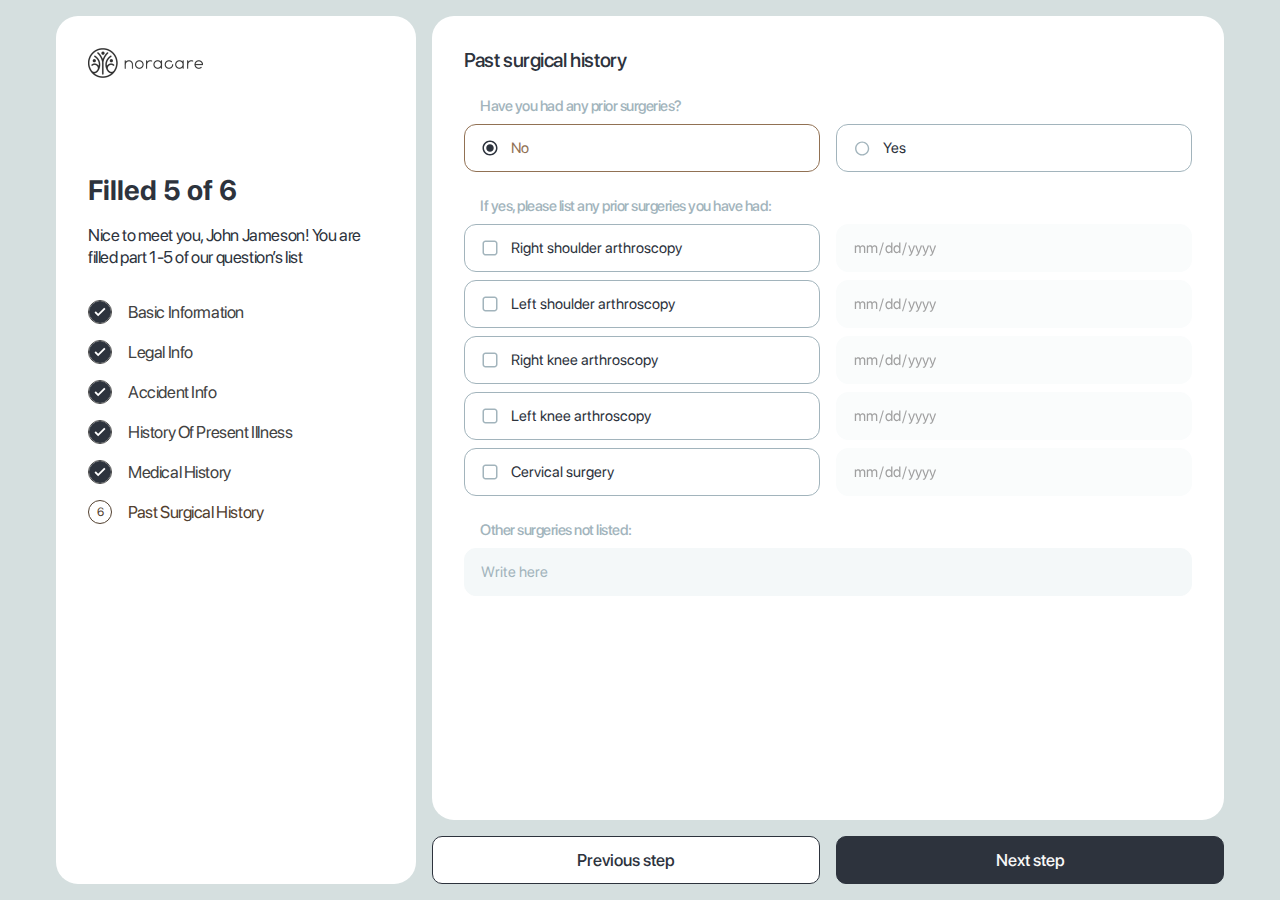
<file: docs/step-6.html>
<html lang="ru">
  <head>
    <meta charset="UTF-8"/>
    <meta name="viewport" content="width=device-width, initial-scale=1.0"/>
    <meta http-equiv="X-UA-Compatible" content="ie=edge"/>
    <title>Nora Care</title>
    <link href="./css/sf-pro-display.css" rel="stylesheet"/>
    <link href="./css/main.css" rel="stylesheet"/>
  </head>
  <body>
    <script src="https://cdnjs.cloudflare.com/ajax/libs/jquery/3.6.0/jquery.min.js"></script>
    <div class="content"> 
      <div class="content__col">
        <div class="sidebar"><img class="sidebar__logo sidebar__logo_full" src="./img/logo-full.png"/>
          <div class="sidebar__content sidebar__content_w-steps">
            <div class="sidebar__intro">
              <h1 class="h2">Filled 5 of 6</h1>
              <p class="sidebar__intro-text">Nice to meet you, John Jameson! You are filled part 1-5 of our question’s list</p>
            </div>
            <div class="steps">
              <div class="steps__item steps__item--filled">
                <div class="steps__item-num steps__item-num--filled">1</div>
                <div class="steps__item-name">Basic information</div>
              </div>
              <div class="steps__item steps__item--filled">
                <div class="steps__item-num steps__item-num--filled">2</div>
                <div class="steps__item-name">Legal Info</div>
              </div>
              <div class="steps__item steps__item--filled">
                <div class="steps__item-num steps__item-num--filled">3</div>
                <div class="steps__item-name">Accident Info</div>
              </div>
              <div class="steps__item steps__item--filled">
                <div class="steps__item-num steps__item-num--filled">4</div>
                <div class="steps__item-name">History of present illness</div>
              </div>
              <div class="steps__item steps__item--filled">
                <div class="steps__item-num steps__item-num--filled">5</div>
                <div class="steps__item-name">Medical history</div>
              </div>
              <div class="steps__item steps__item--active">
                <div class="steps__item-num steps__item-num--active">6</div>
                <div class="steps__item-name">Past surgical history</div>
              </div>
            </div>
          </div>
        </div>
      </div>
      <div class="content__col">
        <div class="content__block content__block--full">
          <div class="form"> 
            <p class="h3 form__title">Past surgical history </p>
            <div class="form__row form__row_1-col">
              <div class="form__group">
                <div class="label">Have you had any prior surgeries?</div>
                <div class="form__row form__row_2-col">
                  <div class="form__group">
                    <label class="radio radio--full" for="noS">
                      <input class="radio__input" type="radio" name="surgeries" id="noS" value="no" checked="checked"/><span class="radio__label"> <span class="radio__label-inside">No</span></span>
                    </label>
                  </div>
                  <div class="form__group">
                    <label class="radio radio--full" for="yesS">
                      <input class="radio__input" type="radio" name="surgeries" id="yesS" value="yes"/><span class="radio__label"> <span class="radio__label-inside">Yes</span></span>
                    </label>
                  </div>
                </div>
              </div>
            </div>
            <div class="form__row form__row_full-width">
              <div class="form__group">
                <div class="label">If yes, please list any prior surgeries you have had:</div>
                <div class="form__row form__row_checkbox-w-data">
                  <div class="form__group">
                    <label class="checkbox checkbox--full" for="surgeriesList1">
                      <input class="checkbox__input" type="checkbox" name="surgeriesList" data-activate="#inputDate1" id="surgeriesList1" value=""/><span class="checkbox__label"> <span class="checkbox__label-inside">Right shoulder arthroscopy</span></span>
                    </label>
                  </div>
                  <div class="form__group">
                    <input class="input input--full input_date" id="inputDate1" type="date" placeholder="06-10-2022" disabled="true"/>
                  </div>
                </div>
                <div class="form__row form__row_checkbox-w-data">
                  <div class="form__group">
                    <label class="checkbox checkbox--full" for="surgeriesList2">
                      <input class="checkbox__input" type="checkbox" name="surgeriesList" data-activate="#inputDate2" id="surgeriesList2" value=""/><span class="checkbox__label"> <span class="checkbox__label-inside">Left shoulder arthroscopy</span></span>
                    </label>
                  </div>
                  <div class="form__group">
                    <input class="input input--full input_date" id="inputDate2" type="date" placeholder="06-10-2022" disabled="true"/>
                  </div>
                </div>
                <div class="form__row form__row_checkbox-w-data">
                  <div class="form__group">
                    <label class="checkbox checkbox--full" for="surgeriesList3">
                      <input class="checkbox__input" type="checkbox" name="surgeriesList" data-activate="#inputDate3" id="surgeriesList3" value=""/><span class="checkbox__label"> <span class="checkbox__label-inside">Right knee arthroscopy</span></span>
                    </label>
                  </div>
                  <div class="form__group">
                    <input class="input input--full input_date" id="inputDate3" type="date" placeholder="06-10-2022" disabled="true"/>
                  </div>
                </div>
                <div class="form__row form__row_checkbox-w-data">
                  <div class="form__group">
                    <label class="checkbox checkbox--full" for="surgeriesList4">
                      <input class="checkbox__input" type="checkbox" name="surgeriesList" data-activate="#inputDate4" id="surgeriesList4" value=""/><span class="checkbox__label"> <span class="checkbox__label-inside">Left knee arthroscopy</span></span>
                    </label>
                  </div>
                  <div class="form__group">
                    <input class="input input--full input_date" id="inputDate4" type="date" placeholder="06-10-2022" disabled="true"/>
                  </div>
                </div>
                <div class="form__row form__row_checkbox-w-data">
                  <div class="form__group">
                    <label class="checkbox checkbox--full" for="surgeriesList5">
                      <input class="checkbox__input" type="checkbox" name="surgeriesList" data-activate="#inputDate5" id="surgeriesList5" value=""/><span class="checkbox__label"> <span class="checkbox__label-inside">Cervical surgery</span></span>
                    </label>
                  </div>
                  <div class="form__group">
                    <input class="input input--full input_date" id="inputDate5" type="date" placeholder="06-10-2022" disabled="true"/>
                  </div>
                </div>
              </div>
            </div>
            <div class="form__row form__row_1-col">
              <div class="form__group">
                <div class="label">Other surgeries not listed:</div>
                <input class="input input--full" type="text" placeholder="Write here"/>
              </div>
            </div>
          </div>
        </div>
        <div class="content__step-btns"><a class="btn btn_secondary" href="step-5.html">Previous step<a class="btn btn_primary" href="final.html">Next step</a></a></div>
      </div>
    </div>
    <script src="./js/jquery.inputmask.min.js"></script>
    <script src="./js/app.min.js"></script>
  </body>
</html>
</file>
<file: docs/css/sf-pro-display.css>
@font-face{
    font-family:SF Pro Display;
    font-style:normal;
    font-weight:400;
    src:local('SF Pro Display'),url(../fonts/SFPRODISPLAYREGULAR.woff) format('woff')
}
@font-face{
    font-family:SF Pro Display;
    font-style:normal;
    font-weight:500;
    src:local('SF Pro Display'),url(../fonts/SFPRODISPLAYMEDIUM.woff) format('woff')
}
@font-face{
    font-family:SF Pro Display;
    font-style:normal;
    font-weight:700;
    src:local('SF Pro Display'),url(../fonts/SFPRODISPLAYBOLD.woff) format('woff')
}
@font-face{
    font-family:SF Pro Display;
    font-style:italic;
    font-weight:100;
    src:local('SF Pro Display'),url(../fonts/SFPRODISPLAYULTRALIGHTITALIC.woff) format('woff')
}
@font-face{
    font-family:SF Pro Display;
    font-style:italic;
    font-weight:200;
    src:local('SF Pro Display'),url(../fonts/SFPRODISPLAYTHINITALIC.woff) format('woff')
}
@font-face{
    font-family:SF Pro Display;
    font-style:italic;
    font-weight:300;
    src:local('SF Pro Display'),url(../fonts/SFPRODISPLAYLIGHTITALIC.woff) format('woff')
}
@font-face{
    font-family:SF Pro Display;
    font-style:italic;
    font-weight:600;
    src:local('SF Pro Display'),url(../fonts/SFPRODISPLAYSEMIBOLDITALIC.woff) format('woff')
}
@font-face{
    font-family:SF Pro Display;
    font-style:italic;
    font-weight:800;
    src:local('SF Pro Display'),url(../fonts/SFPRODISPLAYHEAVYITALIC.woff) format('woff')
}
@font-face{
    font-family:SF Pro Display;
    font-style:italic;
    font-weight:900;
    src:local('SF Pro Display'),url(../fonts/SFPRODISPLAYBLACKITALIC.woff) format('woff')
}
</file>
<file: docs/css/main.css>
*,
*::before,
*::after {
  -webkit-box-sizing: border-box;
  box-sizing: border-box;
}

html {
  font-family: sans-serif;
  line-height: 1.15;
  -webkit-text-size-adjust: 100%;
  -webkit-tap-highlight-color: rgba(45, 51, 61, 0);
}

article, aside, figcaption, figure, footer, header, hgroup, main, nav, section {
  display: block;
}

body {
  margin: 0;
  font-family: "SF Pro Display", "Helvetica Neue", Arial, sans-serif, "Apple Color Emoji", "Segoe UI Emoji", "Segoe UI Symbol", "Noto Color Emoji";
  font-size: 1rem;
  font-weight: 400;
  line-height: 1.4;
  color: #2D333D;
  text-align: left;
  background: #d5dfdf;
}

[tabindex="-1"]:focus {
  outline: 0 !important;
}

hr {
  -webkit-box-sizing: content-box;
  box-sizing: content-box;
  height: 0;
  overflow: visible;
}

h1, h2, h3, h4, h5, h6 {
  margin-top: 0;
  margin-bottom: 16px;
}

p {
  margin-top: 0;
  margin-bottom: 12px;
}

abbr[title],
abbr[data-original-title] {
  text-decoration: underline;
  -webkit-text-decoration: underline dotted;
  text-decoration: underline dotted;
  cursor: help;
  border-bottom: 0;
  -webkit-text-decoration-skip-ink: none;
  text-decoration-skip-ink: none;
}

address {
  margin-bottom: 1rem;
  font-style: normal;
  line-height: inherit;
}

ol,
ul,
dl {
  margin-top: 0;
  margin-bottom: 1rem;
}

ol ol,
ul ul,
ol ul,
ul ol {
  margin-bottom: 0;
}

dt {
  font-weight: 700;
}

dd {
  margin-bottom: .5rem;
  margin-left: 0;
}

blockquote {
  margin: 0 0 1rem;
}

b,
strong {
  font-weight: 500;
}

small {
  font-size: 80%;
}

sub,
sup {
  position: relative;
  font-size: 75%;
  line-height: 0;
  vertical-align: baseline;
}

sub {
  bottom: -.25em;
}

sup {
  top: -.5em;
}

a {
  color: #2D333D;
  text-decoration: none;
  background-color: transparent;
}

a:hover {
  color: #52402F;
  text-decoration: underline;
}

a:not([href]):not([tabindex]) {
  color: inherit;
  text-decoration: none;
}

a:not([href]):not([tabindex]):hover, a:not([href]):not([tabindex]):focus {
  color: inherit;
  text-decoration: none;
}

a:not([href]):not([tabindex]):focus {
  outline: 0;
}

pre,
code,
kbd,
samp {
  font-family: SFMono-Regular, Menlo, Monaco, Consolas, "Liberation Mono", "Courier New", monospace;
  font-size: 1em;
}

pre {
  margin-top: 0;
  margin-bottom: 1rem;
  overflow: auto;
}

figure {
  margin: 0 0 1rem;
}

img {
  vertical-align: middle;
  border-style: none;
}

svg {
  overflow: hidden;
  vertical-align: middle;
}

table {
  border-collapse: collapse;
}

caption {
  padding-top: 10px;
  padding-bottom: 10px;
  color: #242424;
  text-align: left;
  caption-side: bottom;
}

th {
  text-align: inherit;
}

label {
  display: inline-block;
  margin-bottom: 10px;
}

button {
  border-radius: 0;
  outline: none;
  border: none;
  background: inherit;
  padding: 0;
}

button:focus {
  outline: 1px dotted;
  outline: 5px auto -webkit-focus-ring-color;
}

input,
button,
select,
optgroup,
textarea {
  margin: 0;
  font-family: inherit;
  font-size: inherit;
  line-height: inherit;
}

button,
input {
  overflow: visible;
}

button,
select {
  text-transform: none;
}

select {
  word-wrap: normal;
}

button,
[type="button"],
[type="reset"],
[type="submit"] {
  -webkit-appearance: button;
}

button:not(:disabled),
[type="button"]:not(:disabled),
[type="reset"]:not(:disabled),
[type="submit"]:not(:disabled) {
  cursor: pointer;
}

button::-moz-focus-inner,
[type="button"]::-moz-focus-inner,
[type="reset"]::-moz-focus-inner,
[type="submit"]::-moz-focus-inner {
  padding: 0;
  border-style: none;
}

input[type="radio"],
input[type="checkbox"] {
  -webkit-box-sizing: border-box;
  box-sizing: border-box;
  padding: 0;
}

input[type="date"],
input[type="time"],
input[type="datetime-local"],
input[type="month"] {
  -webkit-appearance: listbox;
}

textarea {
  overflow: auto;
  resize: none;
}

fieldset {
  min-width: 0;
  padding: 0;
  margin: 0;
  border: 0;
}

legend {
  display: block;
  width: 100%;
  max-width: 100%;
  padding: 0;
  margin-bottom: .5rem;
  font-size: 1.5em;
  line-height: inherit;
  color: inherit;
  white-space: normal;
}

progress {
  vertical-align: baseline;
}

[type="number"]::-webkit-inner-spin-button,
[type="number"]::-webkit-outer-spin-button {
  height: auto;
}

[type="search"] {
  outline-offset: -2px;
  -webkit-appearance: none;
}

[type="search"]::-webkit-search-decoration {
  -webkit-appearance: none;
}

::-webkit-file-upload-button {
  font: inherit;
  -webkit-appearance: button;
}

output {
  display: inline-block;
}

summary {
  display: list-item;
  cursor: pointer;
}

template {
  display: none;
}

[hidden] {
  display: none !important;
}

html, body {
  font-size: 17px;
  line-height: 22px;
  font-weight: 400;
  -webkit-box-sizing: border-box;
  box-sizing: border-box;
  -ms-overflow-style: scrollbar;
}

html.hidden, body.hidden {
  overflow: hidden;
}

*,
*::before,
*::after {
  -webkit-box-sizing: inherit;
  box-sizing: inherit;
}

.hidden {
  overflow: hidden;
}

p {
  font-size: 1rem;
  letter-spacing: -0.41px;
  margin-top: 0;
  margin-bottom: 12px;
}

p:last-child {
  margin-bottom: 0;
}

ol, ul {
  padding: 0;
  padding-left: 1em;
  margin-bottom: 12px;
}

ol:last-child, ul:last-child {
  margin-bottom: 0;
}

a {
  display: inline-block;
  outline: none;
  -webkit-transition: .3s;
  -o-transition: .3s;
  transition: .3s;
  color: #2D333D;
}

a:hover {
  color: #52402F;
  outline: none;
}

a:focus {
  outline: none;
}

table td {
  padding: 8px 15px;
}

.p-relative {
  position: relative;
}

.p-sticky {
  position: sticky;
  top: 0;
  left: 0;
  z-index: 101;
}

.p-absolute {
  position: absolute;
  top: 0;
  left: 0;
  z-index: 101;
}

.text-uppercase {
  text-transform: uppercase;
}

.text-underline {
  text-decoration: underline;
}

.text-bolder {
  font-weight: 500;
}

.text-bold, strong, b {
  font-weight: 700;
}

.text-small, small, .small {
  font-size: 0.85rem;
}

.text-smaller {
  font-size: 0.9rem;
}

.text-lead, .lead {
  font-size: 1.15rem;
}

.text-spacing {
  letter-spacing: 0.04em;
}

.text-right {
  text-align: right;
}

.text-center {
  text-align: center;
}

.text-left {
  text-align: left;
}

img {
  display: inline-block;
}

.img-fluid {
  display: block;
  height: auto;
  max-width: 100%;
}

h1, h2, h3, h4, h5, h6,
.h1, .h2, .h3, .h4, .h5, .h6 {
  font-family: "SF Pro Display", "Helvetica Neue", Arial, sans-serif, "Apple Color Emoji", "Segoe UI Emoji", "Segoe UI Symbol", "Noto Color Emoji";
  line-height: 1.2;
  margin-bottom: 16px;
}

h1:last-child, h2:last-child, h3:last-child, h4:last-child, h5:last-child, h6:last-child,
.h1:last-child, .h2:last-child, .h3:last-child, .h4:last-child, .h5:last-child, .h6:last-child {
  margin-bottom: 0;
}

* + h1, * + h2, * + h3, * + h4, * + h5, * + h6,
* + .h1, * + .h2, * + .h3, * + .h4, * + .h5, * + .h6 {
  margin-top: 16px;
}

.h1, h1 {
  font-size: 38px;
  font-weight: 700;
}

.h2, h2 {
  font-size: 28px;
  font-weight: 700;
}

.h3, h3 {
  font-size: 20px;
  font-weight: 500;
}

.h4, h4 {
  font-weight: 500;
}

.h5, h5 {
  font-weight: 500;
}

.h6, h6 {
  font-weight: 500;
}

.btn {
  display: inline-block;
  text-align: center;
  font-weight: 500;
  line-height: 22px;
  border-radius: 10px;
  border: 1px solid;
  padding: 12px 20px 12px 20px;
  outline: unset;
  -webkit-transition: 0.3s;
  -o-transition: 0.3s;
  transition: 0.3s;
}

.btn:hover, .btn:focus {
  text-decoration: none;
}

.btn--full {
  width: 100%;
}

.btn_primary {
  color: #F8F8F8;
  background-color: #2D333D;
  border-color: #2D333D;
}

.btn_primary:hover, .btn_primary:focus {
  color: #F8F8F8;
  background-color: #52402F;
}

.btn_secondary {
  border-color: #2D333D;
  background-color: #FFFFFF;
}

.btn_secondary:hover {
  border-color: #917154;
  color: #917154;
}

.steps__item {
  display: grid;
  grid-gap: 16px;
  grid-template-columns: 24px 1fr;
  -webkit-box-align: center;
  -ms-flex-align: center;
  align-items: center;
  letter-spacing: -0.41px;
  text-transform: capitalize;
  color: #A2B4BC;
  margin-top: 16px;
}

.steps__item--active {
  color: #52402F;
}

.steps__item--filled {
  color: #424242;
}

.steps__item:first-child {
  margin-top: 0;
}

.steps__item-num {
  width: 24px;
  height: 24px;
  display: -webkit-box;
  display: -ms-flexbox;
  display: flex;
  -webkit-box-pack: center;
  -ms-flex-pack: center;
  justify-content: center;
  -webkit-box-align: center;
  -ms-flex-align: center;
  align-items: center;
  border-radius: 50%;
  border: 1px solid #A2B4BC;
  font-size: 12px;
  line-height: 16px;
}

.steps__item-num--active {
  border-color: #52402F;
}

.steps__item-num--filled {
  color: rgba(45, 51, 61, 0);
  border-color: #424242;
  background: url("../img/stepNumFilled.svg") no-repeat center/contain;
}

.tag {
  padding: 8px;
  padding-left: 16px;
  border-radius: 8px;
  border: 1px solid #C6DAE2;
  display: -webkit-inline-box;
  display: -ms-inline-flexbox;
  display: inline-flex;
  -webkit-box-align: center;
  -ms-flex-align: center;
  align-items: center;
  font-size: 15px;
  line-height: 20px;
  margin: 8px 4px 0;
}

.tag__close-icon {
  fill: #C6DAE2;
  margin-left: 8px;
  cursor: pointer;
  -webkit-transition: 0.3s;
  -o-transition: 0.3s;
  transition: 0.3s;
}

.tag__close-icon:hover {
  fill: #A2B4BC;
}

.label {
  display: block;
  padding: 8px 16px;
  margin-bottom: 0px;
  font-size: 15px;
  font-weight: 500;
  line-height: 20px;
  letter-spacing: -0.5px;
  color: #A2B4BC;
}

.input {
  padding: 13px 16px;
  border-radius: 12px;
  border: 1px solid #F4F8F9;
  background-color: #F4F8F9;
  color: #424242;
  outline: none;
  font-size: 15px;
  line-height: 20px;
  max-height: 48px;
  -webkit-transition: 0.3s;
  -o-transition: 0.3s;
  transition: 0.3s;
}

.input::-webkit-input-placeholder {
  color: #A2B4BC;
}

.input::-moz-placeholder {
  color: #A2B4BC;
}

.input:-ms-input-placeholder {
  color: #A2B4BC;
}

.input::-ms-input-placeholder {
  color: #A2B4BC;
}

.input::placeholder {
  color: #A2B4BC;
}

.input:focus {
  border-color: #C6DAE2;
}

.input--full {
  width: 100%;
}

.input--error {
  border-color: #D70015;
}

.input[disabled=true], .input:disabled {
  -webkit-filter: opacity(0.5);
  filter: opacity(0.5);
  cursor: not-allowed;
}

.radio {
  display: inline-block;
  cursor: pointer;
  margin-bottom: 0;
}

.radio--full {
  width: 100%;
}

.radio__input {
  position: absolute;
  z-index: -1;
  opacity: 0;
}

.radio__input + .radio__label {
  display: grid;
  grid-template-columns: 18px auto;
  grid-gap: 12px;
  -webkit-box-align: center;
  -ms-flex-align: center;
  align-items: center;
  -webkit-user-select: none;
  -moz-user-select: none;
  -ms-user-select: none;
  user-select: none;
  -webkit-transition: 0.3s;
  -o-transition: 0.3s;
  transition: 0.3s;
}

.radio__input + .radio__label::before {
  content: '';
  display: inline-block;
  width: 18px;
  height: 18px;
  -ms-flex-negative: 0;
  flex-shrink: 0;
  -webkit-box-flex: 0;
  -ms-flex-positive: 0;
  flex-grow: 0;
  background: url("../img/radioMark.svg") no-repeat center/contain;
  -webkit-transition: 0.3s;
  -o-transition: 0.3s;
  transition: 0.3s;
}

.radio__input:hover + .radio__label {
  border-color: #C6DAE2;
  color: #A2B4BC;
}

.radio__input:checked + .radio__label {
  border-color: #917154;
  color: #917154;
}

.radio__input:checked + .radio__label:before {
  background: url("../img/radioMarkSelected.svg") no-repeat center/contain;
}

.radio__label {
  border: 1px solid #A2B4BC;
  border-radius: 12px;
  padding: 13px 16px;
  font-size: 15px;
  line-height: 20px;
}

.checkbox {
  display: inline-block;
  margin-bottom: 0;
  cursor: pointer;
}

.checkbox--full {
  width: 100%;
}

.checkbox__input {
  position: absolute;
  z-index: -1;
  opacity: 0;
}

.checkbox__input + .checkbox__label {
  display: grid;
  grid-template-columns: 18px auto;
  grid-gap: 12px;
  -webkit-box-align: center;
  -ms-flex-align: center;
  align-items: center;
  -webkit-user-select: none;
  -moz-user-select: none;
  -ms-user-select: none;
  user-select: none;
  -webkit-transition: 0.3s;
  -o-transition: 0.3s;
  transition: 0.3s;
}

.checkbox__input + .checkbox__label::before {
  content: '';
  display: inline-block;
  width: 18px;
  height: 18px;
  -ms-flex-negative: 0;
  flex-shrink: 0;
  -webkit-box-flex: 0;
  -ms-flex-positive: 0;
  flex-grow: 0;
  background: url("../img/checkboxMark.svg") no-repeat center/contain;
  -webkit-transition: 0.3s;
  -o-transition: 0.3s;
  transition: 0.3s;
}

.checkbox__input:hover + .checkbox__label {
  border-color: #C6DAE2;
  color: #A2B4BC;
}

.checkbox__input:checked + .checkbox__label {
  border-color: #917154;
  color: #917154;
}

.checkbox__input:checked + .checkbox__label:before {
  background: url("../img/checkboxMarkSelected.svg") no-repeat center/contain;
}

.checkbox__label {
  border: 1px solid #A2B4BC;
  border-radius: 12px;
  padding: 13px 16px;
  font-size: 15px;
  line-height: 20px;
}

.select {
  display: inline-block;
  font-size: 15px;
  line-height: 20px;
  border: 1px solid #F4F8F9;
  border-radius: 12px;
  padding: 14px 16px;
  outline: none;
  background-color: #F4F8F9;
  background-image: url("data:image/svg+xml,%3csvg xmlns='http://www.w3.org/2000/svg' viewBox='0 0 20 20'%3e%3cpath fill='%23A2B4BC' stroke='none' d='M5 8L10 13L15 8H5Z'/%3e%3c/svg%3e");
  background-repeat: no-repeat;
  background-size: 18px;
  background-position: right .75rem center;
  color: #424242;
  -webkit-transition: 0.3s;
  -o-transition: 0.3s;
  transition: 0.3s;
  -webkit-appearance: none;
  -moz-appearance: none;
  appearance: none;
}

.select:hover, .select:focus {
  outline: unset;
}

.select:focus {
  border-color: #C6DAE2;
}

.select--full {
  width: 100%;
}

.textarea {
  padding: 13px 16px;
  border-radius: 12px;
  border: 1px solid #F4F8F9;
  background-color: #F4F8F9;
  color: #424242;
  outline: none;
  font-size: 15px;
  line-height: 20px;
  -webkit-transition: 0.3s;
  -o-transition: 0.3s;
  transition: 0.3s;
}

.textarea::-webkit-input-placeholder {
  color: #A2B4BC;
}

.textarea::-moz-placeholder {
  color: #A2B4BC;
}

.textarea:-ms-input-placeholder {
  color: #A2B4BC;
}

.textarea::-ms-input-placeholder {
  color: #A2B4BC;
}

.textarea::placeholder {
  color: #A2B4BC;
}

.textarea:focus {
  border-color: #C6DAE2;
}

.textarea--full {
  width: 100%;
}

.textarea--error {
  border-color: #D70015;
}

.textarea[disabled=true], .textarea:disabled {
  -webkit-filter: opacity(0.5);
  filter: opacity(0.5);
  cursor: not-allowed;
}

.form__title {
  margin-top: 24px;
  margin-bottom: 16px;
}

.form__title:first-child {
  margin-top: 0px;
}

.form__row {
  display: grid;
  grid-gap: 16px;
  margin-bottom: 8px;
}

.form__row_1-col {
  grid-template-columns: 1fr;
}

.form__row_2-col {
  grid-template-columns: repeat(2, 1fr);
}

.form__row_3-col {
  grid-template-columns: repeat(3, 1fr);
}

.form__row_checkbox-w-data {
  grid-template-columns: repeat(2, 1fr);
}

.form__row_inside {
  margin-bottom: 0px;
}

.form__input-group {
  display: grid;
  grid-gap: 8px;
  grid-template-columns: repeat(2, 1fr);
}

.form__input-parent {
  position: relative;
}

.form__input-child {
  padding-right: 48px;
}

.form__input-size {
  position: absolute;
  right: 16px;
  top: 50%;
  -webkit-transform: translateY(-50%);
  -ms-transform: translateY(-50%);
  transform: translateY(-50%);
  font-size: 12px;
  color: #A2B4BC;
  max-width: 48px;
  overflow: hidden;
}

.form__notification {
  font-size: 12px;
  line-height: 16px;
  padding: 8px 16px;
}

.form__notification_error {
  color: #D70015;
}

.form__selected-tags {
  display: -webkit-box;
  display: -ms-flexbox;
  display: flex;
  -ms-flex-wrap: wrap;
  flex-wrap: wrap;
  -webkit-box-pack: start;
  -ms-flex-pack: start;
  justify-content: flex-start;
  margin-left: -4px;
  margin-right: -4px;
}

.form__selected-other {
  margin-top: 8px;
}

.form__btns {
  display: grid;
  grid-gap: 16px;
  grid-template-columns: auto auto;
  -webkit-box-pack: end;
  -ms-flex-pack: end;
  justify-content: flex-end;
  margin-top: 24px;
}

.form__btns_single {
  grid-template-columns: auto;
}

@media all and (max-width: 1024px) {
  .form__row_checkbox-w-data {
    grid-template-columns: 1fr;
    grid-gap: 8px;
    margin-bottom: 16px;
  }
  .form__row_checkbox-w-data:last-child {
    margin-bottom: 0;
  }
}

@media all and (max-width: 834px) {
  .form__row_checkbox-w-data {
    grid-template-columns: repeat(2, 1fr);
    grid-gap: 16px;
    margin-bottom: 8px;
  }
  .form__row_checkbox-w-data:last-child {
    margin-bottom: 0;
  }
}

@media all and (max-width: 576px) {
  .form__row_checkbox-w-data {
    grid-template-columns: 1fr;
    grid-gap: 8px;
    margin-bottom: 16px;
  }
  .form__row_checkbox-w-data:last-child {
    margin-bottom: 0;
  }
  .form__btns {
    -webkit-box-pack: start;
    -ms-flex-pack: start;
    justify-content: flex-start;
  }
}

.content {
  display: grid;
  grid-gap: 16px;
  grid-template-columns: 360px 1fr;
  width: 1200px;
  max-width: 100%;
  padding: 16px;
  margin: 0 auto;
  height: 100vh;
}

.content__col {
  display: grid;
  height: calc(100vh - 32px);
  grid-template-columns: 1fr;
  grid-template-rows: 1fr;
  grid-gap: 16px;
}

.content__col_sidebar-has-blocks {
  grid-template-rows: 1fr auto;
}

.content__grid {
  display: grid;
  grid-gap: 16px;
}

.content__grid_2-col {
  grid-template-columns: repeat(2, 1fr);
}

.content__grid_1-col {
  grid-template-columns: 1fr;
}

.content__grid_filled-info-container {
  grid-template-columns: 1fr;
  border-radius: 22px;
  overflow: auto;
}

.content__grid_filled-info-col {
  grid-template-columns: repeat(3, 1fr);
  margin-bottom: 16px;
}

.content__grid_filled-info-col:last-child {
  margin-bottom: 0;
}

.content__block {
  background-color: #FFFFFF;
  border-radius: 22px;
  padding: 32px;
}

.content__block--full {
  -webkit-box-flex: 1;
  -ms-flex-positive: 1;
  flex-grow: 1;
  max-height: calc(100vh - 64px);
  overflow: auto;
}

.content__subtitle {
  color: #A2B4BC;
  font-size: 15px;
  line-height: 20px;
  margin-bottom: 8px;
}

.content__step-btns {
  display: grid;
  grid-gap: 16px;
  grid-template-columns: repeat(2, 1fr);
}

.content__step-btns_single {
  grid-template-columns: 1fr;
}

.content__final-btns {
  display: grid;
  grid-gap: 16px;
  grid-template-columns: repeat(2, 1fr);
}

.content__welcome-screen {
  width: 100%;
  height: auto;
  border-radius: 22px;
  background: #FFFFFF url("../img/patients.jpg") no-repeat top right/cover;
}

@media all and (max-width: 1024px) {
  .content__grid_filled-info-col {
    grid-template-columns: repeat(2, 1fr);
  }
}

@media all and (max-width: 834px) {
  .content {
    display: -webkit-box;
    display: -ms-flexbox;
    display: flex;
    -webkit-box-orient: vertical;
    -webkit-box-direction: normal;
    -ms-flex-direction: column;
    flex-direction: column;
  }
  .content__grid_filled-info-container {
    overflow: visible;
    padding-bottom: 16px;
  }
  .content__grid_filled-info-col {
    grid-template-columns: repeat(3, 1fr);
  }
  .content__welcome-screen {
    -webkit-box-flex: 1;
    -ms-flex-positive: 1;
    flex-grow: 1;
    height: auto;
    min-height: 320px;
  }
}

@media all and (max-width: 576px) {
  .content__grid_filled-info-col {
    grid-template-columns: repeat(2, 1fr);
  }
}

.sidebar {
  background-color: #FFFFFF;
  border-radius: 22px;
  overflow: auto;
  padding: 32px;
  min-height: -webkit-fit-content;
  min-height: -moz-fit-content;
  min-height: fit-content;
}

.sidebar__content {
  display: grid;
  grid-template-columns: 1fr;
  grid-gap: 32px;
}

.sidebar__logo {
  max-width: 100%;
  margin-bottom: 96px;
}

.sidebar__logo_sign {
  width: 68px;
}

.sidebar__logo_full {
  width: 115px;
}

.sidebar__btns {
  display: grid;
  grid-gap: 16px;
  grid-template-columns: 1fr 1fr;
}

@media all and (max-width: 834px) {
  .sidebar {
    display: grid;
  }
  .sidebar__logo {
    margin-bottom: 32px;
  }
  .sidebar__content {
    grid-template-columns: 1fr 1fr;
    grid-gap: 16px;
  }
  .sidebar__btns {
    grid-column-start: 1;
    grid-column-end: 3;
  }
}

@media all and (max-width: 576px) {
  .sidebar__content {
    grid-gap: 32px;
    grid-template-columns: 1fr;
  }
  .sidebar__btns {
    grid-column-start: 1;
    grid-column-end: 2;
  }
}

.sidebar_welcome-screen {
  -webkit-box-flex: 1;
  -ms-flex-positive: 1;
  flex-grow: 1;
  background-color: #917154;
  color: #F8F8F8;
}

@media all and (max-width: 834px) {
  .sidebar_welcome-screen {
    grid-gap: 40px;
    grid-template-columns: 68px auto;
  }
  .sidebar_welcome-screen__intro {
    grid-column-start: 1;
    grid-column-end: 3;
  }
}

@media all and (max-width: 576px) {
  .sidebar_welcome-screen {
    grid-gap: 16px;
    grid-template-columns: 1fr;
  }
  .sidebar_welcome-screen__intro {
    grid-column-start: 1;
    grid-column-end: 2;
  }
}
</file>
